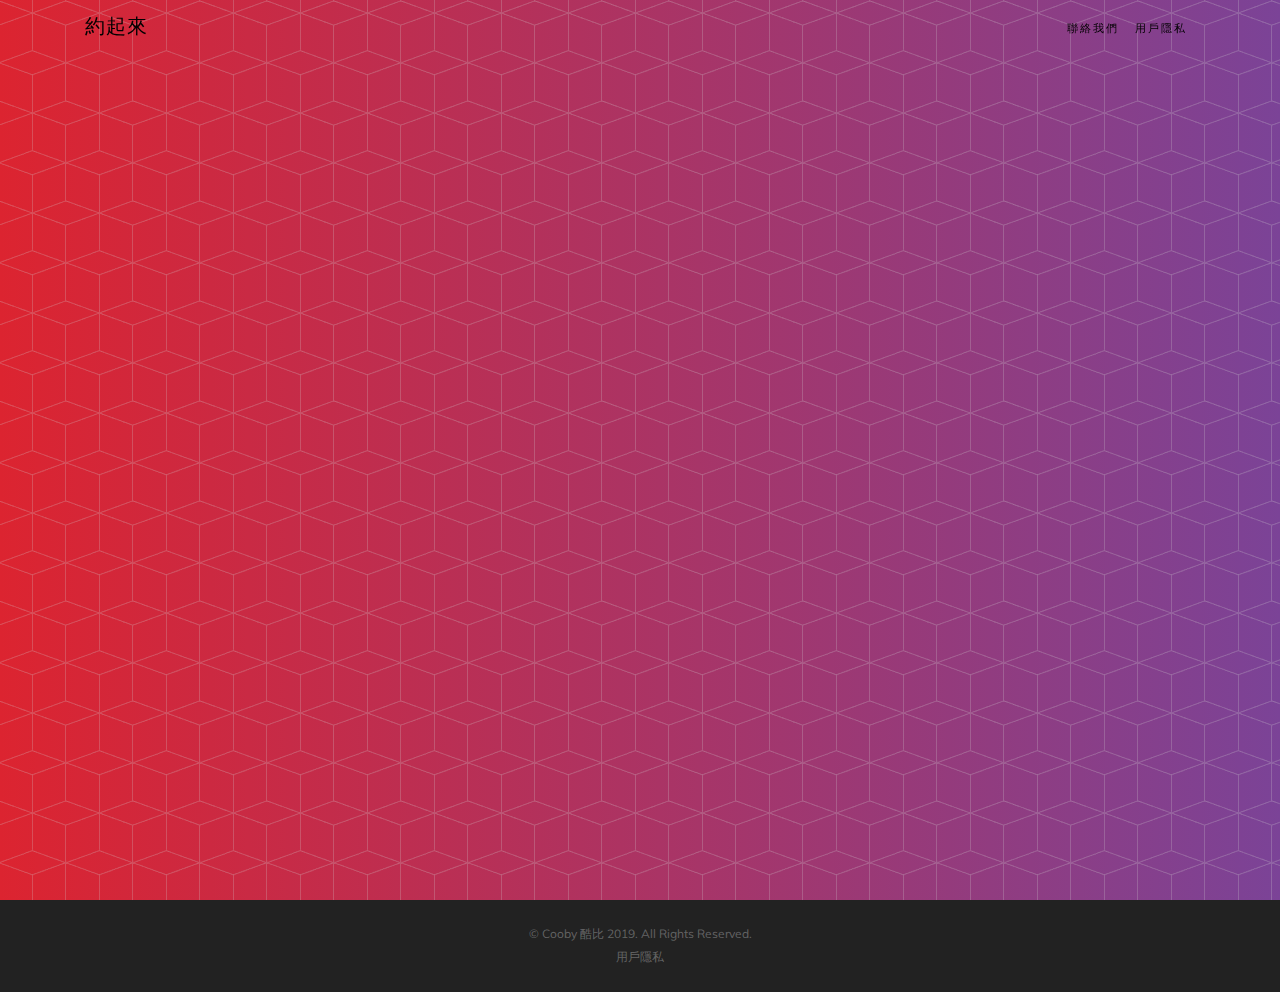
<file: index.html>
<!DOCTYPE html>
<html lang="en">

<head>

  <meta charset="utf-8">
  <meta name="viewport" content="width=device-width, initial-scale=1, shrink-to-fit=no">
  <meta name="description" content="">
  <meta name="author" content="">

  <title>約起來 - 與客戶約會議最佳工具</title>

  <!-- Bootstrap core CSS -->
  <link href="vendor/bootstrap/css/bootstrap.min.css" rel="stylesheet">

  <!-- Custom fonts for this template -->
  <link href="vendor/fontawesome-free/css/all.min.css" rel="stylesheet">
  <link rel="stylesheet" href="vendor/simple-line-icons/css/simple-line-icons.css">
  <link href="https://fonts.googleapis.com/css?family=Lato" rel="stylesheet">
  <link href="https://fonts.googleapis.com/css?family=Catamaran:100,200,300,400,500,600,700,800,900" rel="stylesheet">
  <link href="https://fonts.googleapis.com/css?family=Muli" rel="stylesheet">

  <!-- Plugin CSS -->
  <link rel="stylesheet" href="device-mockups/device-mockups.min.css">

  <!-- Custom styles for this template -->
  <link href="css/new-age.min.css" rel="stylesheet">

</head>

<body id="page-top">

  <!-- Navigation -->
  <nav class="navbar navbar-expand-lg navbar-light fixed-top" id="mainNav">
    <div class="container">
      <a class="navbar-brand js-scroll-trigger" href="#page-top" style="color: black">約起來</a>
      <button class="navbar-toggler navbar-toggler-right" type="button" data-toggle="collapse" data-target="#navbarResponsive" aria-controls="navbarResponsive" aria-expanded="false" aria-label="Toggle navigation">
        目錄
        <i class="fas fa-bars"></i>
      </button>
      <div class="collapse navbar-collapse" id="navbarResponsive">
        <ul class="navbar-nav ml-auto">
          <li class="nav-item">
            <a class="nav-link js-scroll-trigger" href="mailto:wenhshaw@gmail.com" style="color: black;">聯絡我們</a>
          </li>
          <li class="nav-item">
            <a class="nav-link js-scroll-trigger" href="privacy.html" style="color: black;">用戶隱私</a>
          </li>
        </ul>
      </div>
    </div>
  </nav>

  <header class="masthead">
    <html> <head> <meta name="viewport" content="width=device-width, initial-scale=1.0, maximum-scale=1.0, user-scalable=0"> <title>約起來免費測試報名</title> <style type="text/css"> html{ margin: 0; height: 100%; overflow: hidden; } iframe{ position: absolute; left:0; right:0; bottom:0; top:0; border:0; } </style> </head> <body> <iframe id="typeform-full" width="100%" height="100%" frameborder="0" src="https://wenshaw.typeform.com/to/CJPUgx"></iframe> <script type="text/javascript" src="https://embed.typeform.com/embed.js"></script> </body> </html>
    <!-- <div class="container h-100">
      <div class="row h-100">
        <div class="col-lg-10 my-auto">
          <div class="header-content mx-auto">
            <h1 class="mb-10">約起來，一個幫助你與客戶透過Line約時間最佳工具！</h1>
            <a href="mailto:wenhshaw@gmail.com?subject=預先註冊使用約起來" class="btn btn-outline btn-xl js-scroll-trigger">搶先使用</a>
          </div>
        </div>

      </div>
    </div> -->
  </header>

  <footer>
    <div class="container">
      <p>&copy; Cooby 酷比 2019. All Rights Reserved.</p>
      <ul class="list-inline">
        <li class="list-inline-item">
          <a href="privacy.html">用戶隱私</a>
        </li>
      </ul>
    </div>
  </footer>

  <!-- Bootstrap core JavaScript -->
  <script src="vendor/jquery/jquery.min.js"></script>
  <script src="vendor/bootstrap/js/bootstrap.bundle.min.js"></script>

  <!-- Plugin JavaScript -->
  <script src="vendor/jquery-easing/jquery.easing.min.js"></script>

  <!-- Custom scripts for this template -->
  <script src="js/new-age.min.js"></script>

</body>

</html>
</file>
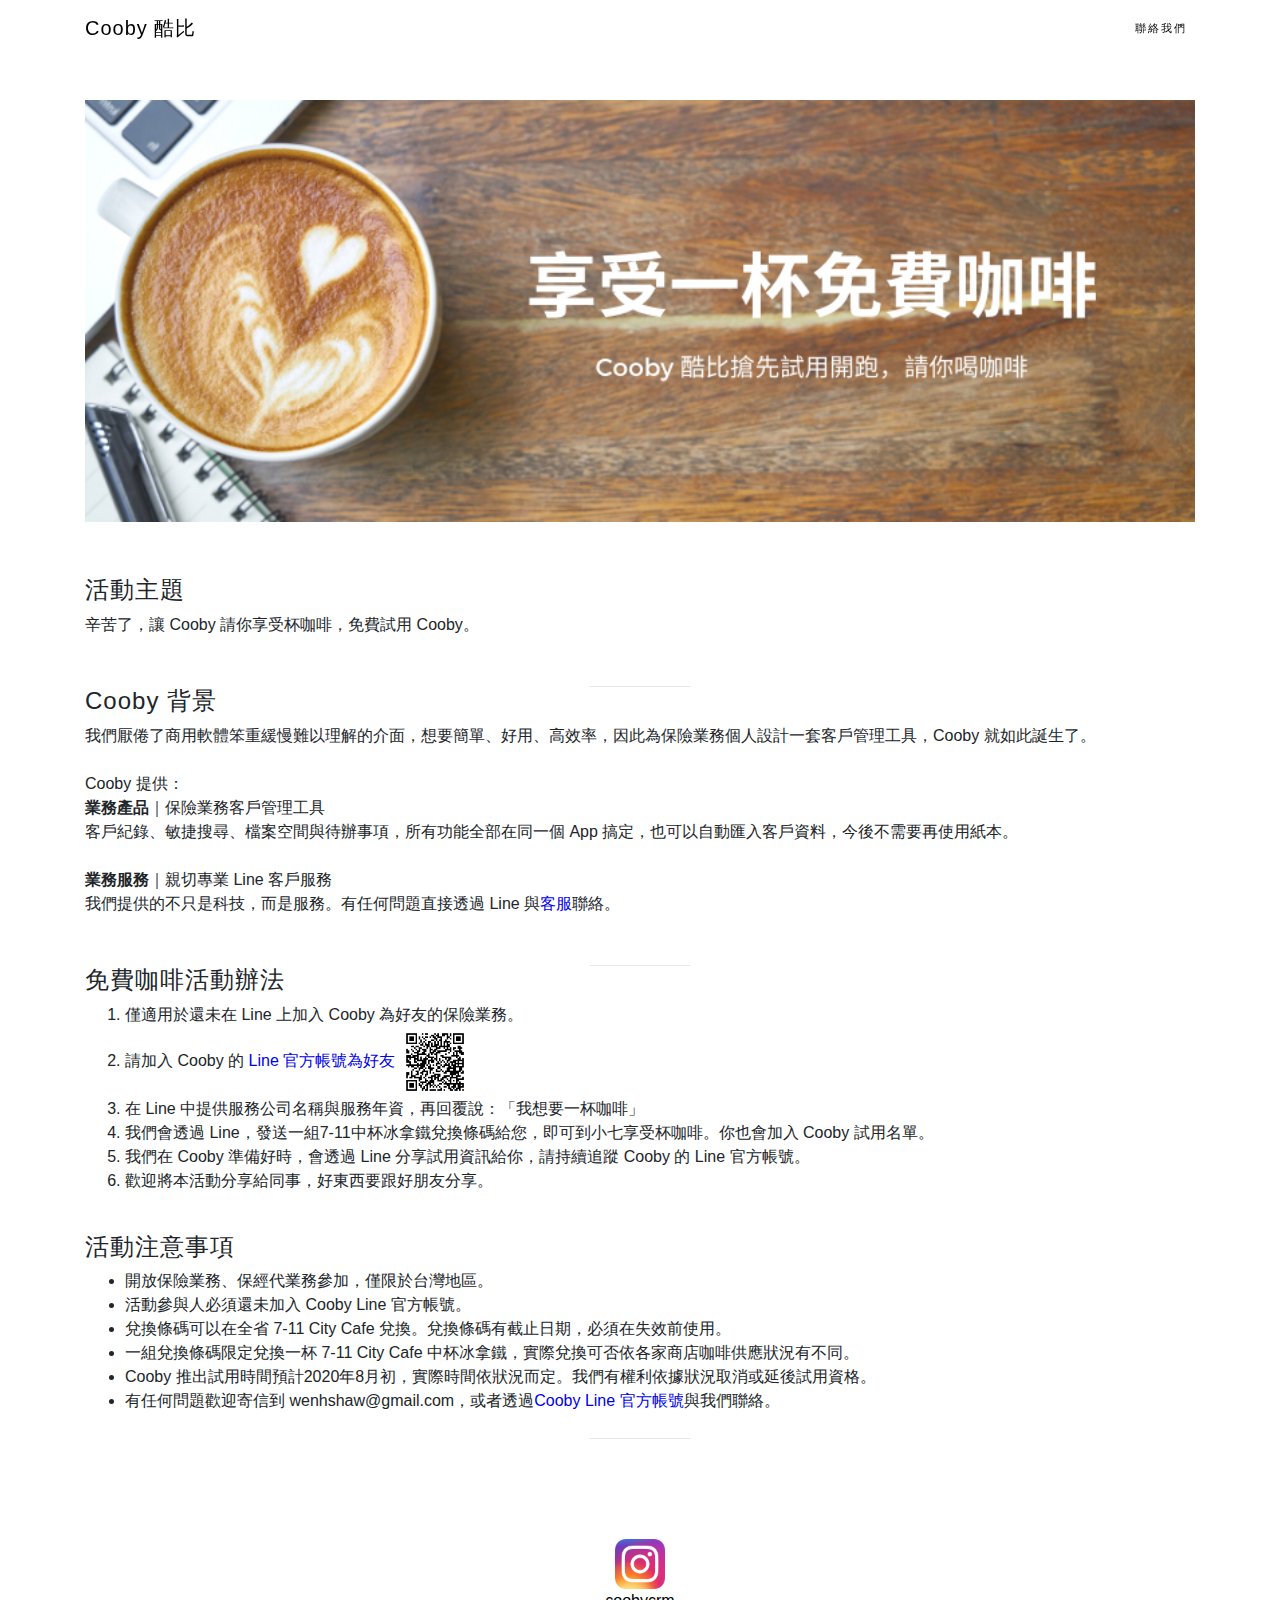
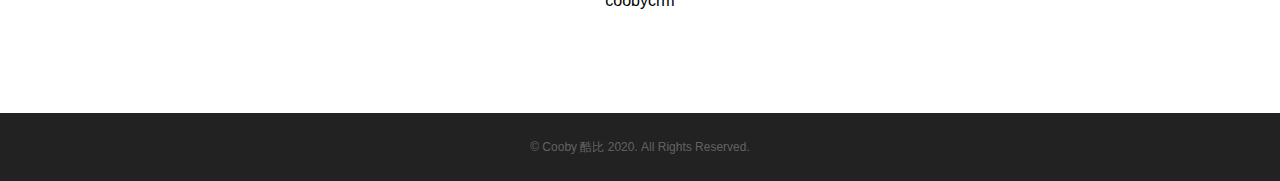
<file: 1coffee.html>
<!DOCTYPE html>
<html lang="en">

<head>

  <meta charset="utf-8">
  <meta name="viewport" content="width=device-width, initial-scale=1, shrink-to-fit=no">
  <meta name="description" content="">
  <meta name="author" content="">

  <title>Cooby 酷比｜保險業務客戶管理工具</title>

  <!-- Bootstrap core CSS -->
  <link href="vendor/bootstrap/css/bootstrap.min.css" rel="stylesheet">

  <!-- Custom fonts for this template -->
  <link href="vendor/fontawesome-free/css/all.min.css" rel="stylesheet">
  <link rel="stylesheet" href="vendor/simple-line-icons/css/simple-line-icons.css">


  <!-- Custom styles for this template -->
  <link href="css/new-age.min.css" rel="stylesheet">

</head>

<body id="page-top">

  <!-- Navigation -->
  <nav class="navbar navbar-expand-lg navbar-light fixed-top" id="mainNav">
    <div class="container">
      <a class="navbar-brand js-scroll-trigger" style="color: black;">Cooby 酷比</a>
      <div class="collapse navbar-collapse" id="navbarResponsive">
        <ul class="navbar-nav ml-auto">
          <li class="nav-item">
            <a class="nav-link js-scroll-trigger" style="color: black" href="mailto:wenhshaw@gmail.com">聯絡我們</a>
          </li>
        </ul>
      </div>
    </div>
  </nav>

  <section class="features" id="features">
    <div class="container">
      <div class='text-center'><img src='img/coffee_banner_3.png' style='width:100%'></div>
      <div class="section-heading" style="text-align: left">

<p>
<br>
<br>
<h4>活動主題</h4>
辛苦了，讓 Cooby 請你享受杯咖啡，免費試用 Cooby。
</p>
<br>
<hr>
<p>
<h4>Cooby 背景</h4>
我們厭倦了商用軟體笨重緩慢難以理解的介面，想要簡單、好用、高效率，因此為保險業務個人設計一套客戶管理工具，Cooby 就如此誕生了。<br>
<br>
Cooby 提供：<br>
<b>業務產品</b>｜保險業務客戶管理工具<br>
客戶紀錄、敏捷搜尋、檔案空間與待辦事項，所有功能全部在同一個 App 搞定，也可以自動匯入客戶資料，今後不需要再使用紙本。<br>
<br>
<b>業務服務</b>｜親切專業 Line 客戶服務<br>

我們提供的不只是科技，而是服務。有任何問題直接透過 Line 與<a href='https://lin.ee/4WscYE4Cq' style='color:#0000EE'>客服</a>聯絡。<br>
</p>
<br>
<hr>
<p>
<h4>免費咖啡活動辦法</h4>
</p>
<ol>
<li>僅適用於還未在 Line 上加入 Cooby 為好友的保險業務。</li>
<li>請加入 Cooby 的 <a href='https://lin.ee/4WscYE4Cq' style='color:#0000EE'>Line 官方帳號為好友</a>
  <img src='img/add_line_friend.png' style='width:70px;'>
</li>
<li>在 Line 中提供服務公司名稱與服務年資，再回覆說：「我想要一杯咖啡」</li>
<li>我們會透過 Line，發送一組7-11中杯冰拿鐵兌換條碼給您，即可到小七享受杯咖啡。你也會加入 Cooby 試用名單。</li>
<li>我們在 Cooby 準備好時，會透過 Line 分享試用資訊給你，請持續追蹤 Cooby 的 Line 官方帳號。</li>
<li>歡迎將本活動分享給同事，好東西要跟好朋友分享。</li>
</ol>
<br>
<p>
<h4>活動注意事項</h4>
</p>
<ul>
<li>開放保險業務、保經代業務參加，僅限於台灣地區。</li>
<li>活動參與人必須還未加入 Cooby Line 官方帳號。</li>
<li>兌換條碼可以在全省 7-11 City Cafe 兌換。兌換條碼有截止日期，必須在失效前使用。</li>
<li>一組兌換條碼限定兌換一杯 7-11 City Cafe 中杯冰拿鐵，實際兌換可否依各家商店咖啡供應狀況有不同。</li>
<li>Cooby 推出試用時間預計2020年8月初，實際時間依狀況而定。我們有權利依據狀況取消或延後試用資格。</li>
<li>有任何問題歡迎寄信到 wenhshaw@gmail.com，或者透過<a href='https://lin.ee/4WscYE4Cq'  style='color:#0000EE'>Cooby Line 官方帳號</a>與我們聯絡。</li>
</ul>
<hr>
</div>
<div class='text-center'><a href='https://www.instagram.com/coobycrm/'><img src='img/ig_logo.png' style='width:50px'></a><br><span style='color: black;'>
coobycrm</span></div>
</div>
</section>

  <footer>
    <div class="container">
      <p>&copy; Cooby 酷比 2020. All Rights Reserved.</p>

    </div>
  </footer>

</body>

</html>
</file>
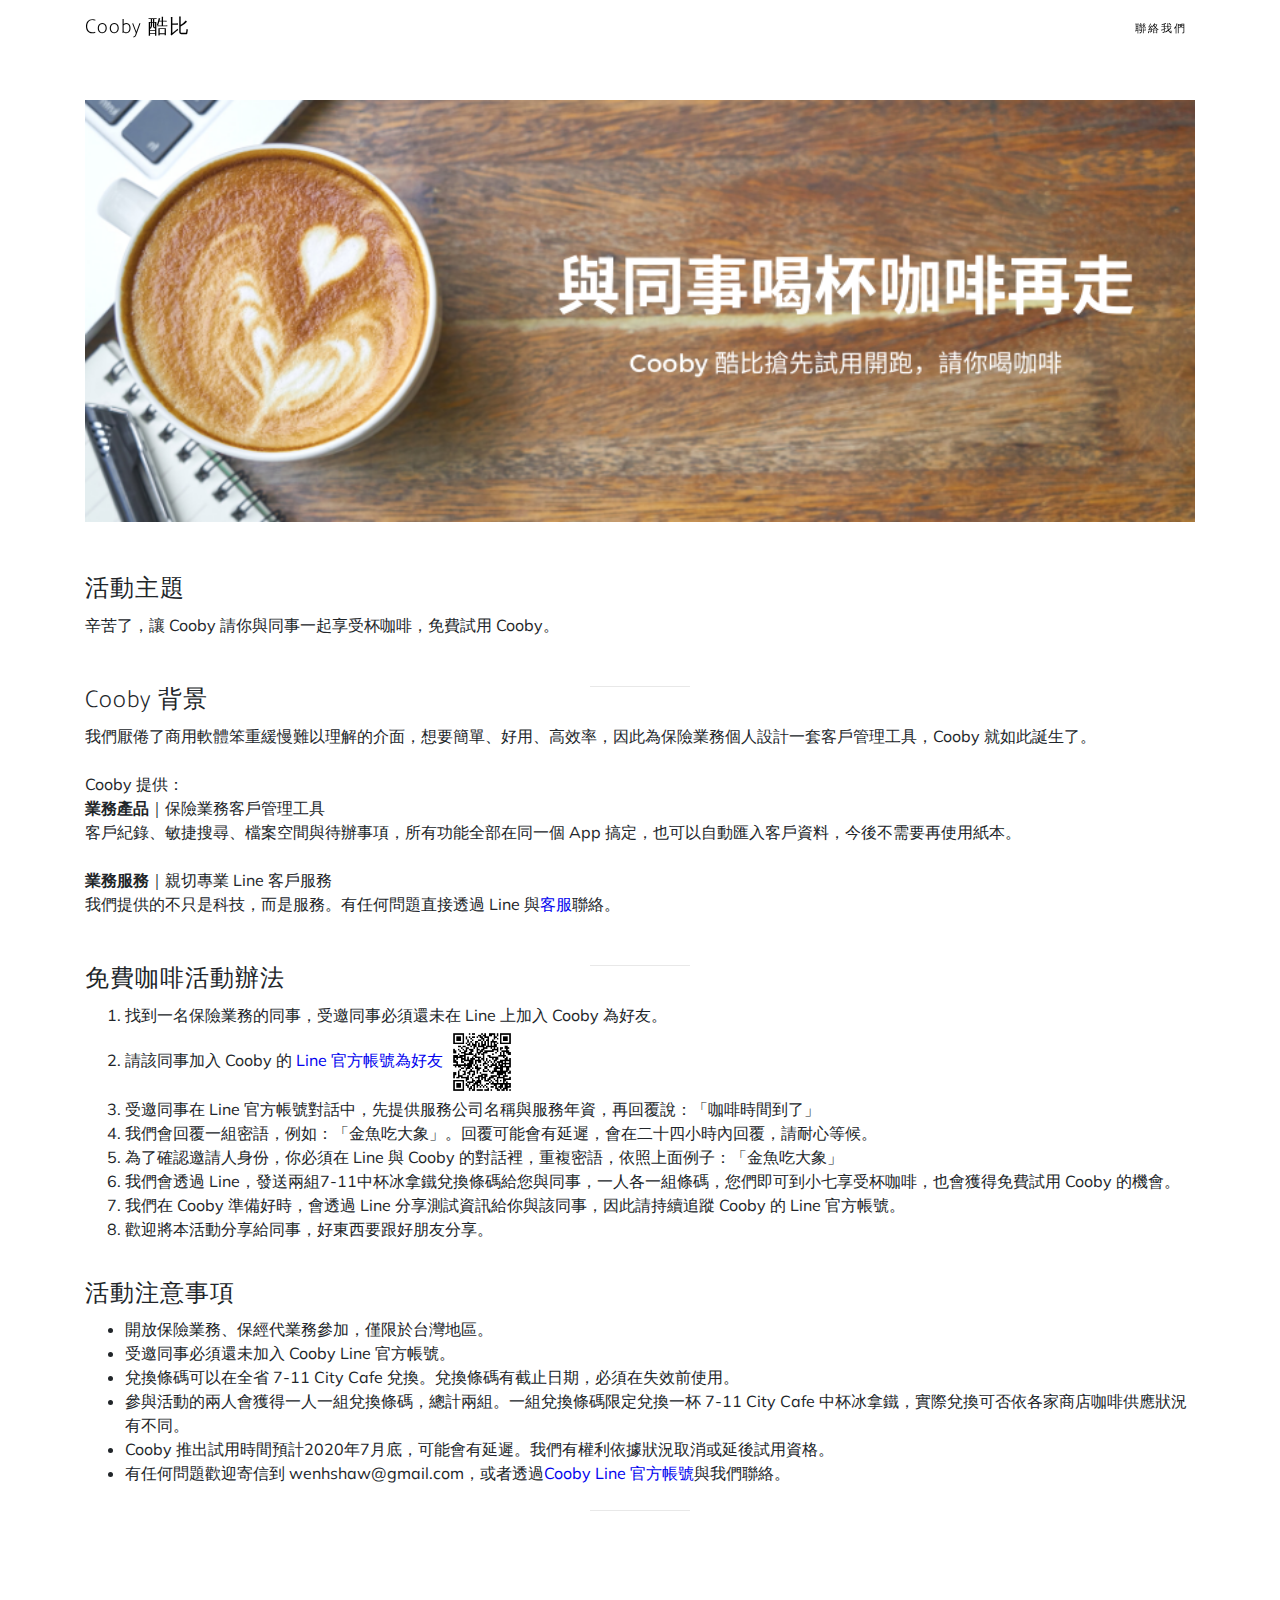
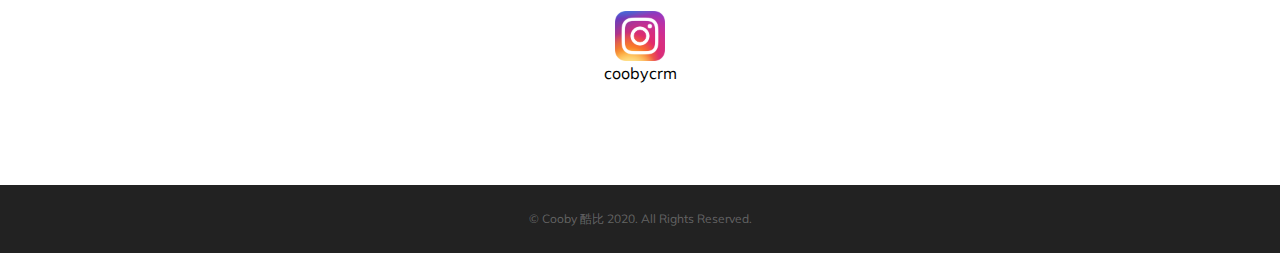
<file: coffee.html>
<!DOCTYPE html>
<html lang="en">

<head>

  <meta charset="utf-8">
  <meta name="viewport" content="width=device-width, initial-scale=1, shrink-to-fit=no">
  <meta name="description" content="">
  <meta name="author" content="">

  <title>Cooby 酷比｜保險業務客戶管理工具</title>

  <!-- Bootstrap core CSS -->
  <link href="vendor/bootstrap/css/bootstrap.min.css" rel="stylesheet">

  <!-- Custom fonts for this template -->
  <link href="vendor/fontawesome-free/css/all.min.css" rel="stylesheet">
  <link rel="stylesheet" href="vendor/simple-line-icons/css/simple-line-icons.css">
  <link href="https://fonts.googleapis.com/css?family=Lato" rel="stylesheet">
  <link href="https://fonts.googleapis.com/css?family=Catamaran:100,200,300,400,500,600,700,800,900" rel="stylesheet">
  <link href="https://fonts.googleapis.com/css?family=Muli" rel="stylesheet">

  <!-- Custom styles for this template -->
  <link href="css/new-age.min.css" rel="stylesheet">

</head>

<body id="page-top">

  <!-- Navigation -->
  <nav class="navbar navbar-expand-lg navbar-light fixed-top" id="mainNav">
    <div class="container">
      <a class="navbar-brand js-scroll-trigger" style="color: black;">Cooby 酷比</a>
      <div class="collapse navbar-collapse" id="navbarResponsive">
        <ul class="navbar-nav ml-auto">
          <li class="nav-item">
            <a class="nav-link js-scroll-trigger" style="color: black" href="mailto:wenhshaw@gmail.com">聯絡我們</a>
          </li>
        </ul>
      </div>
    </div>
  </nav>

  <section class="features" id="features">
    <div class="container">
      <div class='text-center'><img src='img/coffee_banner_2.png' style='width:100%'></div>
      <div class="section-heading" style="text-align: left">

<p>
<br>
<br>
<h4>活動主題</h4>
辛苦了，讓 Cooby 請你與同事一起享受杯咖啡，免費試用 Cooby。
</p>
<br>
<hr>
<p>
<h4>Cooby 背景</h4>
我們厭倦了商用軟體笨重緩慢難以理解的介面，想要簡單、好用、高效率，因此為保險業務個人設計一套客戶管理工具，Cooby 就如此誕生了。<br>
<br>
Cooby 提供：<br>
<b>業務產品</b>｜保險業務客戶管理工具<br>
客戶紀錄、敏捷搜尋、檔案空間與待辦事項，所有功能全部在同一個 App 搞定，也可以自動匯入客戶資料，今後不需要再使用紙本。<br>
<br>
<b>業務服務</b>｜親切專業 Line 客戶服務<br>

我們提供的不只是科技，而是服務。有任何問題直接透過 Line 與<a href='https://lin.ee/4WscYE4Cq' style='color:#0000EE'>客服</a>聯絡。<br>
</p>
<br>
<hr>
<p>
<h4>免費咖啡活動辦法</h4>
</p>
<ol>
<li>找到一名保險業務的同事，受邀同事必須還未在 Line 上加入 Cooby 為好友。</li>
<li>請該同事加入 Cooby 的 <a href='https://lin.ee/4WscYE4Cq' style='color:#0000EE'>Line 官方帳號為好友</a> <img src='img/add_line_friend.png' style='width:70px;'> </li>
<li>受邀同事在 Line 官方帳號對話中，先提供服務公司名稱與服務年資，再回覆說：「咖啡時間到了」</li>
<li>我們會回覆一組密語，例如：「金魚吃大象」。回覆可能會有延遲，會在二十四小時內回覆，請耐心等候。</li>
<li>為了確認邀請人身份，你必須在 Line 與 Cooby 的對話裡，重複密語，依照上面例子：「金魚吃大象」</li>
<li>我們會透過 Line，發送兩組7-11中杯冰拿鐵兌換條碼給您與同事，一人各一組條碼，您們即可到小七享受杯咖啡，也會獲得免費試用 Cooby 的機會。</li>
<li>我們在 Cooby 準備好時，會透過 Line 分享測試資訊給你與該同事，因此請持續追蹤 Cooby 的 Line 官方帳號。</li>
<li>歡迎將本活動分享給同事，好東西要跟好朋友分享。</li>
</ol>
<br>
<p>
<h4>活動注意事項</h4>
</p>
<ul>
<li>開放保險業務、保經代業務參加，僅限於台灣地區。</li>
<li>受邀同事必須還未加入 Cooby Line 官方帳號。</li>
<li>兌換條碼可以在全省 7-11 City Cafe 兌換。兌換條碼有截止日期，必須在失效前使用。</li>
<li>參與活動的兩人會獲得一人一組兌換條碼，總計兩組。一組兌換條碼限定兌換一杯 7-11 City Cafe 中杯冰拿鐵，實際兌換可否依各家商店咖啡供應狀況有不同。</li>
<li>Cooby 推出試用時間預計2020年7月底，可能會有延遲。我們有權利依據狀況取消或延後試用資格。</li>
<li>有任何問題歡迎寄信到 wenhshaw@gmail.com，或者透過<a href='https://lin.ee/4WscYE4Cq'  style='color:#0000EE'>Cooby Line 官方帳號</a>與我們聯絡。</li>
</ul>
<hr>
</div>
<div class='text-center'><a href='https://www.instagram.com/coobycrm/'><img src='img/ig_logo.png' style='width:50px'></a><br><span style='color: black;'>
coobycrm</span></div>
</div>
</section>

  <footer>
    <div class="container">
      <p>&copy; Cooby 酷比 2020. All Rights Reserved.</p>

    </div>
  </footer>

</body>

</html>
</file>
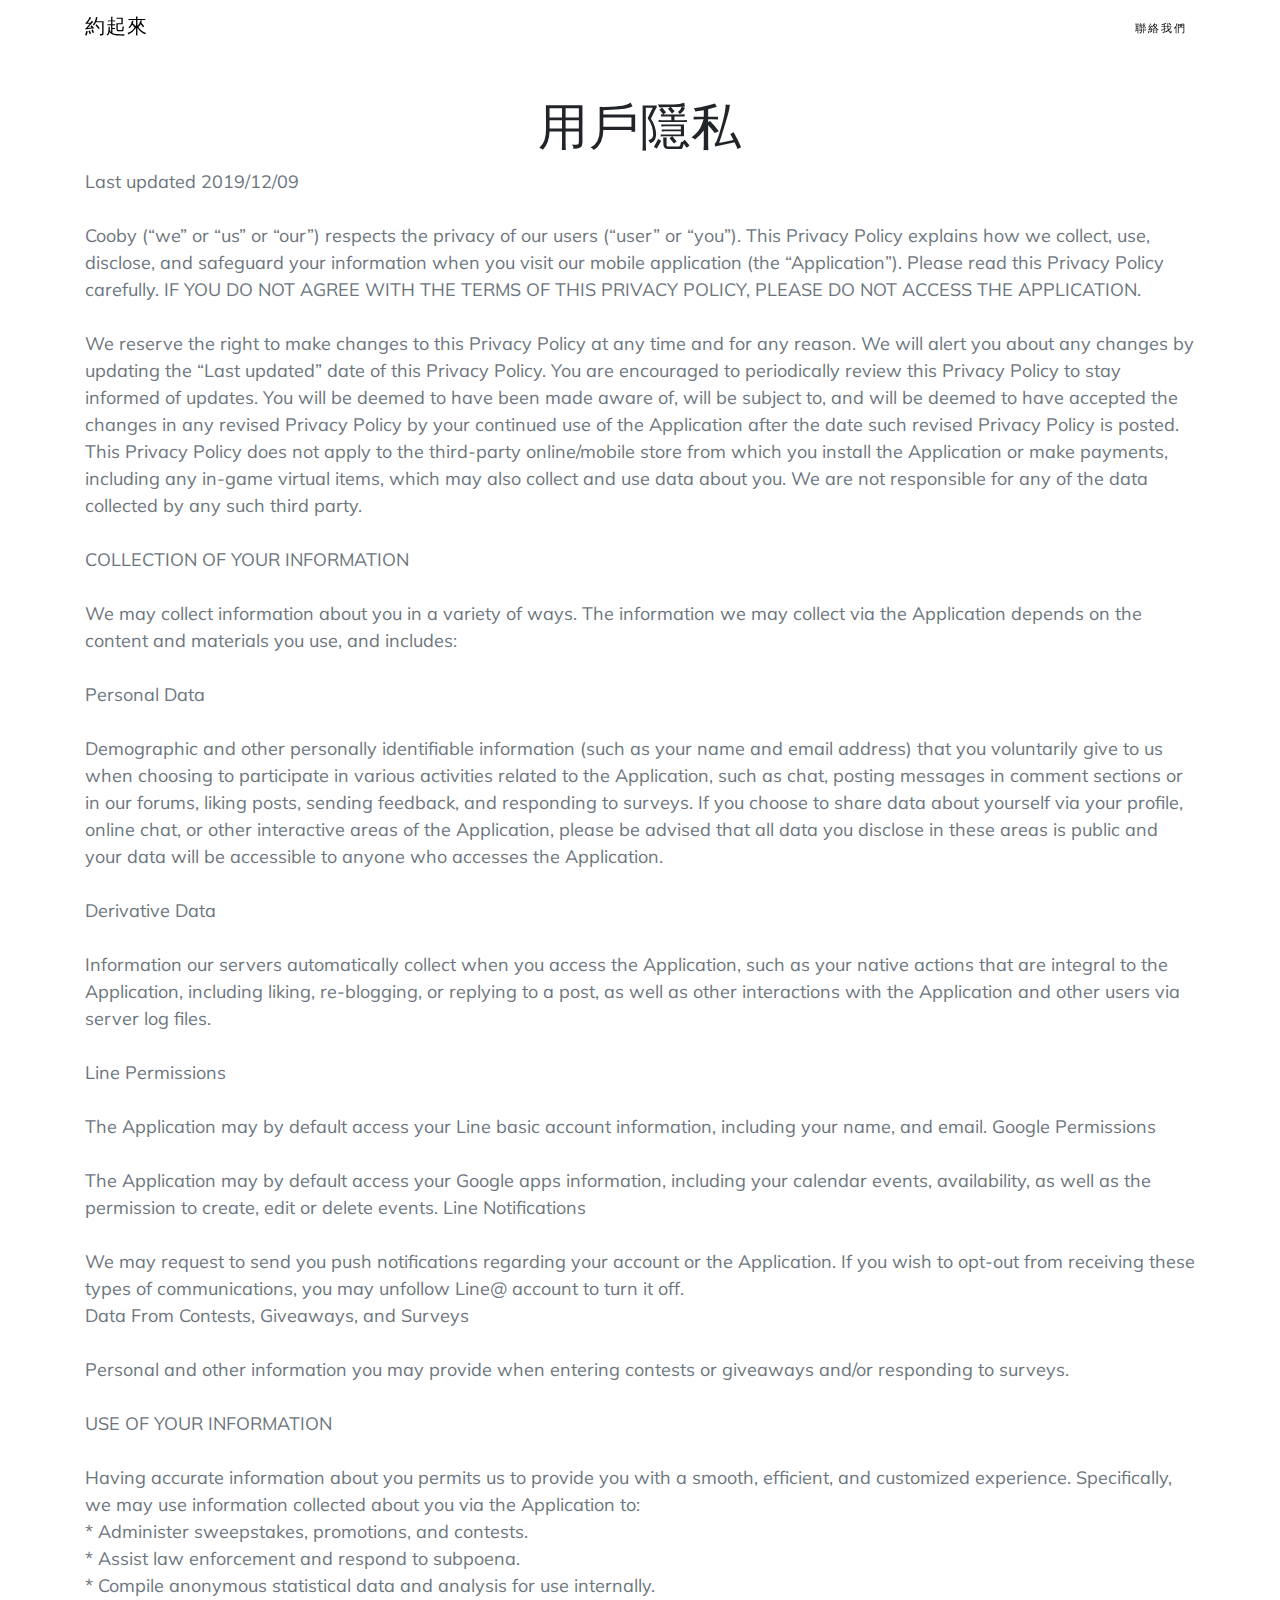
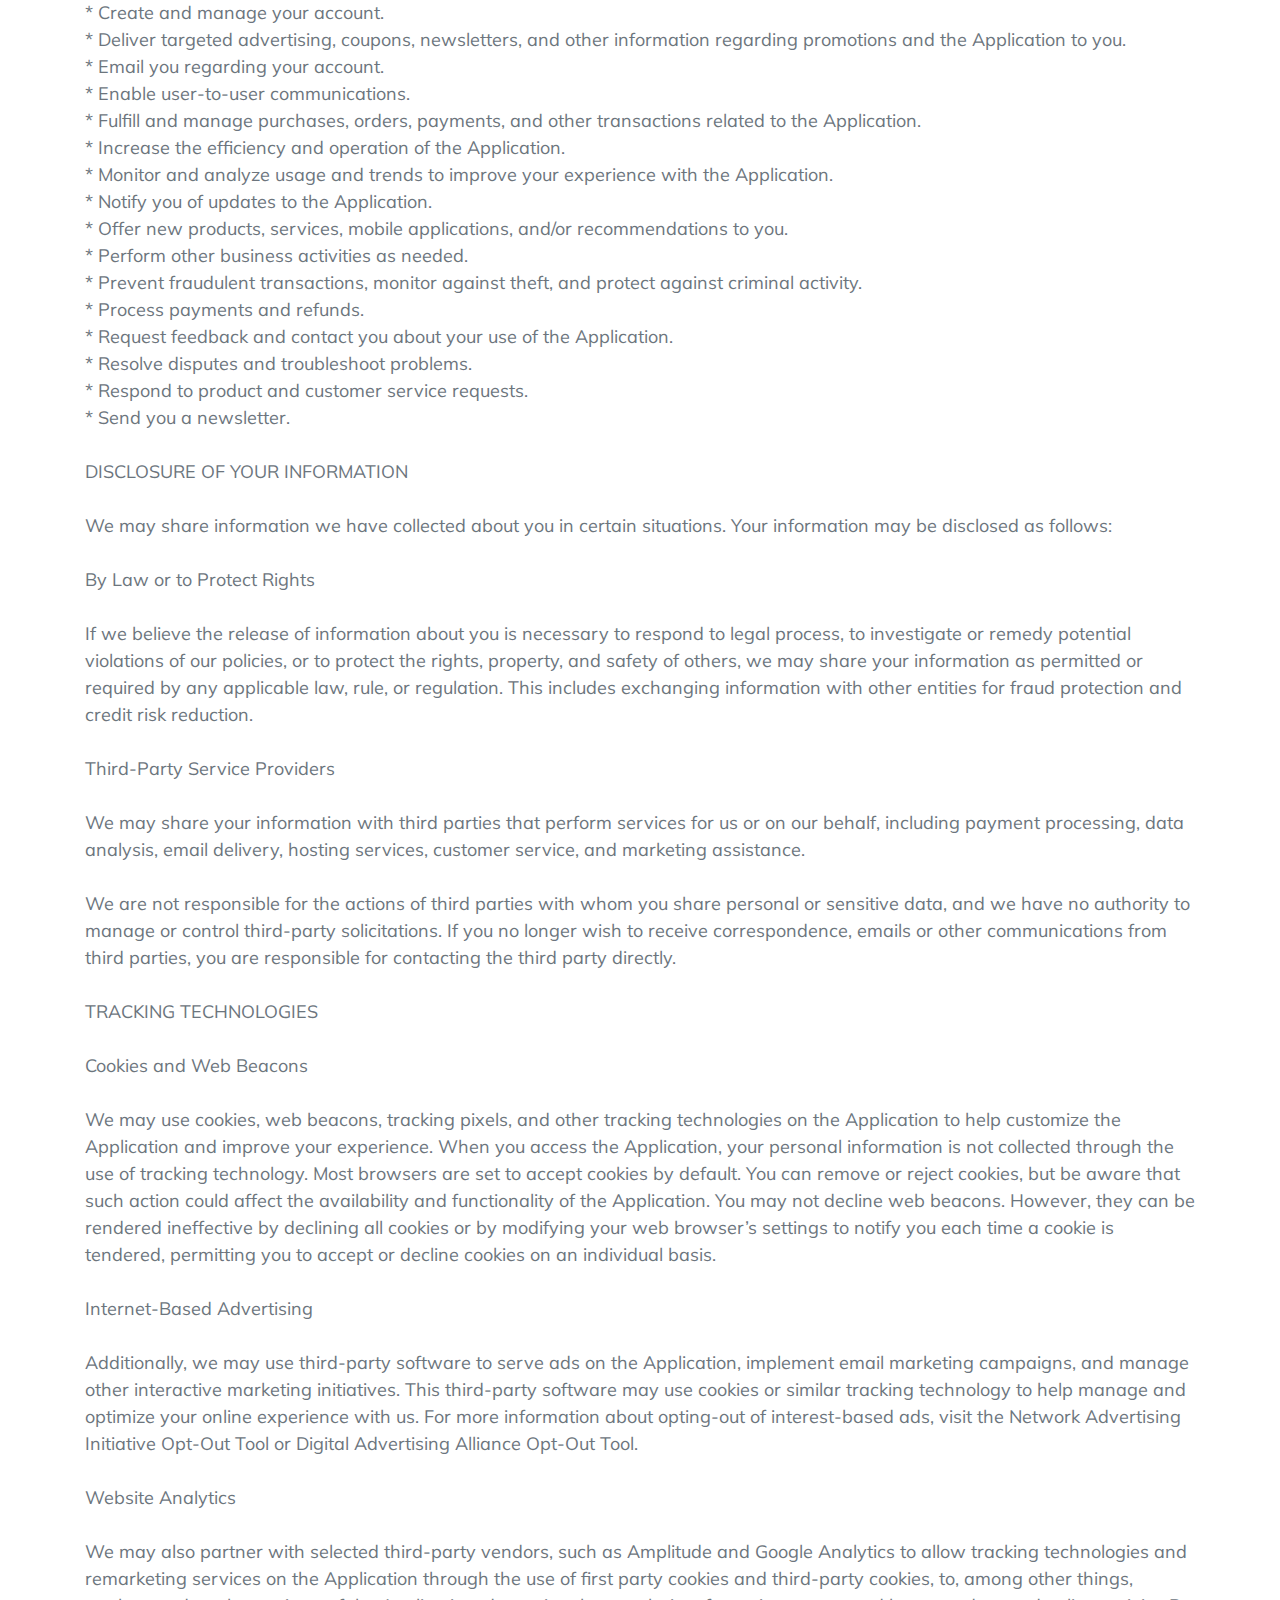
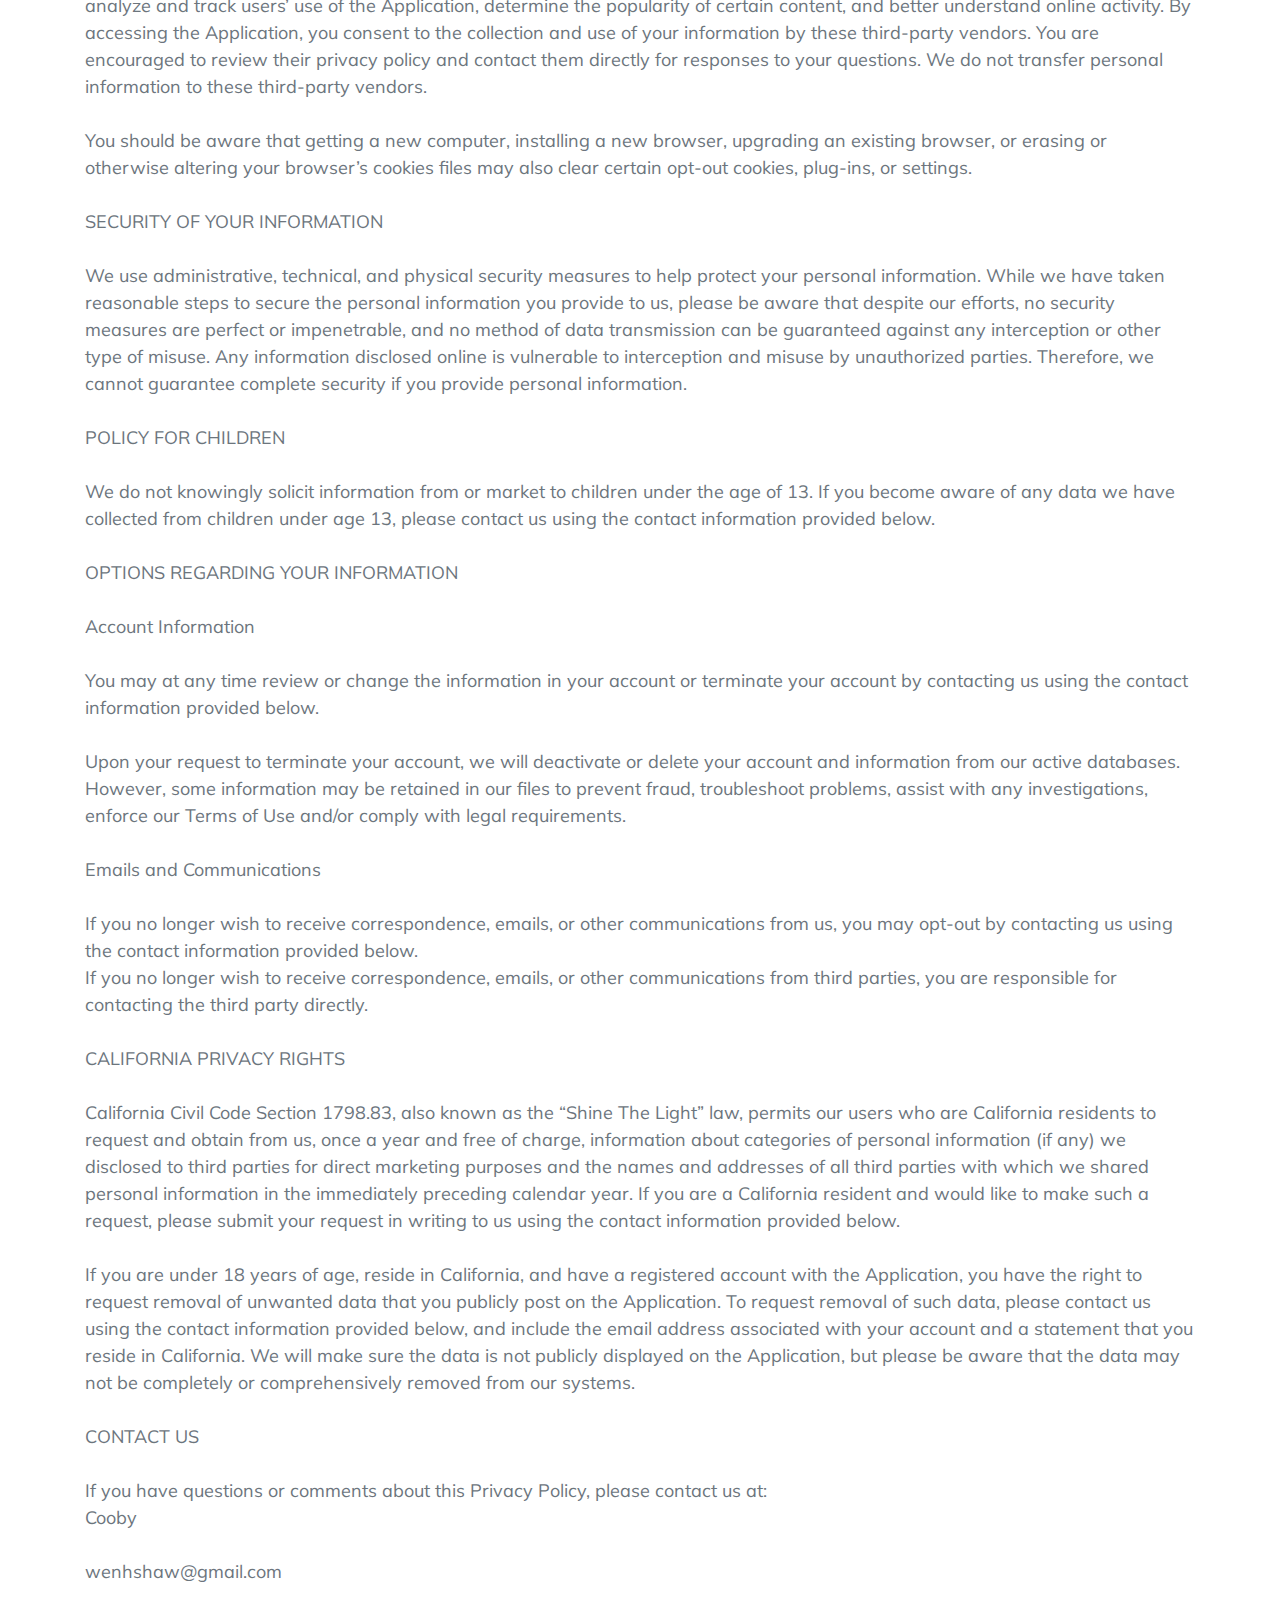
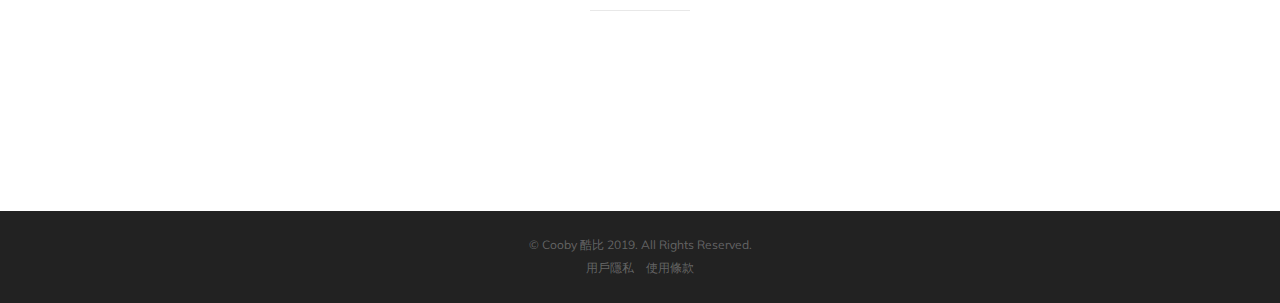
<file: privacy.html>
<!DOCTYPE html>
<html lang="en">

<head>

  <meta charset="utf-8">
  <meta name="viewport" content="width=device-width, initial-scale=1, shrink-to-fit=no">
  <meta name="description" content="">
  <meta name="author" content="">

  <title>約起來 - 與客戶約會議最佳工具</title>

  <!-- Bootstrap core CSS -->
  <link href="vendor/bootstrap/css/bootstrap.min.css" rel="stylesheet">

  <!-- Custom fonts for this template -->
  <link href="vendor/fontawesome-free/css/all.min.css" rel="stylesheet">
  <link rel="stylesheet" href="vendor/simple-line-icons/css/simple-line-icons.css">
  <link href="https://fonts.googleapis.com/css?family=Lato" rel="stylesheet">
  <link href="https://fonts.googleapis.com/css?family=Catamaran:100,200,300,400,500,600,700,800,900" rel="stylesheet">
  <link href="https://fonts.googleapis.com/css?family=Muli" rel="stylesheet">

  <!-- Plugin CSS -->
  <link rel="stylesheet" href="device-mockups/device-mockups.min.css">

  <!-- Custom styles for this template -->
  <link href="css/new-age.min.css" rel="stylesheet">

</head>

<body id="page-top">

  <!-- Navigation -->
  <nav class="navbar navbar-expand-lg navbar-light fixed-top" id="mainNav">
    <div class="container">
      <a class="navbar-brand js-scroll-trigger" style="color: black;" href="index.html">約起來</a>
      <button class="navbar-toggler navbar-toggler-right" type="button" data-toggle="collapse" data-target="#navbarResponsive" aria-controls="navbarResponsive" aria-expanded="false" aria-label="Toggle navigation">
        目錄
        <i class="fas fa-bars"></i>
      </button>
      <div class="collapse navbar-collapse" id="navbarResponsive">
        <ul class="navbar-nav ml-auto">
          <li class="nav-item">
            <a class="nav-link js-scroll-trigger" style="color: black" href="mailto:wenhshaw@gmail.com">聯絡我們</a>
          </li>
        </ul>
      </div>
    </div>
  </nav>

  <section class="features" id="features">
    <div class="container">
      <div class="section-heading text-center">
        <h2>用戶隱私</h2>
        <p class="text-muted" style="text-align: left">
          Last updated 2019/12/09<br><br>

Cooby (“we” or “us” or “our”) respects the privacy of our users (“user” or “you”). This Privacy Policy explains how we collect, use, disclose, and safeguard your information when you visit our mobile application (the “Application”).   Please read this Privacy Policy carefully.  IF YOU DO NOT AGREE WITH THE TERMS OF THIS PRIVACY POLICY, PLEASE DO NOT ACCESS THE APPLICATION.<br>
<br>
We reserve the right to make changes to this Privacy Policy at any time and for any reason.  We will alert you about any changes by updating the “Last updated” date of this Privacy Policy.  You are encouraged to periodically review this Privacy Policy to stay informed of updates. You will be deemed to have been made aware of, will be subject to, and will be deemed to have accepted the changes in any revised Privacy Policy by your continued use of the Application after the date such revised Privacy Policy is posted.<br>

This Privacy Policy does not apply to the third-party online/mobile store from which you install the Application or make payments, including any in-game virtual items, which may also collect and use data about you.  We are not responsible for any of the data collected by any such third party.<br>
<br>
COLLECTION OF YOUR INFORMATION<br>
<br>
We may collect information about you in a variety of ways.  The information we may collect via the Application depends on the content and materials you use, and includes:<br>
<br>
Personal Data<br>
<br>
Demographic and other personally identifiable information (such as your name and email address) that you voluntarily give to us when choosing to participate in various activities related to the Application, such as chat, posting messages in comment sections or in our forums, liking posts, sending feedback, and responding to surveys.  If you choose to share data about yourself via your profile, online chat, or other interactive areas of the Application, please be advised that all data you disclose in these areas is public and your data will be accessible to anyone who accesses the Application.<br>
<br>
Derivative Data<br>
<br>
Information our servers automatically collect when you access the Application, such as your native actions that are integral to the Application, including liking, re-blogging, or replying to a post, as well as other interactions with the Application and other users via server log files.<br>
<br>
Line Permissions<br>
<br>
The Application may by default access your Line basic account information, including your name, and email.

Google Permissions<br>
<br>
The Application may by default access your Google apps information, including your calendar events, availability, as well as the permission to create, edit or delete events.

Line Notifications<br>
<br>
We may request to send you push notifications regarding your account or the Application. If you wish to opt-out from receiving these types of communications, you may unfollow Line@ account to turn it off.<br>

Data From Contests, Giveaways, and Surveys<br>
<br>
Personal and other information you may provide when entering contests or giveaways and/or responding to surveys.<br>
<br>
USE OF YOUR INFORMATION<br>
<br>
Having accurate information about you permits us to provide you with a smooth, efficient, and customized experience.  Specifically, we may use information collected about you via the Application to: <br>

* Administer sweepstakes, promotions, and contests.<br>
* Assist law enforcement and respond to subpoena.<br>
* Compile anonymous statistical data and analysis for use internally.<br>
* Create and manage your account.<br>
* Deliver targeted advertising, coupons, newsletters, and other information regarding promotions and the Application to you.<br>
* Email you regarding your account.<br>
* Enable user-to-user communications.<br>
* Fulfill and manage purchases, orders, payments, and other transactions related to the Application.<br>
* Increase the efficiency and operation of the Application.<br>
* Monitor and analyze usage and trends to improve your experience with the Application.<br>
* Notify you of updates to the Application.<br>
* Offer new products, services, mobile applications, and/or recommendations to you.<br>
* Perform other business activities as needed.<br>
* Prevent fraudulent transactions, monitor against theft, and protect against criminal activity.<br>
* Process payments and refunds.<br>
* Request feedback and contact you about your use of the Application.<br>
* Resolve disputes and troubleshoot problems.<br>
* Respond to product and customer service requests.<br>
* Send you a newsletter.<br>
<br>
DISCLOSURE OF YOUR INFORMATION<br>
<br>
We may share information we have collected about you in certain situations. Your information may be disclosed as follows:<br>
<br>
By Law or to Protect Rights<br>
<br>
If we believe the release of information about you is necessary to respond to legal process, to investigate or remedy potential violations of our policies, or to protect the rights, property, and safety of others, we may share your information as permitted or required by any applicable law, rule, or regulation.  This includes exchanging information with other entities for fraud protection and credit risk reduction.<br>
<br>
Third-Party Service Providers<br>
<br>
We may share your information with third parties that perform services for us or on our behalf, including payment processing, data analysis, email delivery, hosting services, customer service, and marketing assistance.<br>
<br>
We are not responsible for the actions of third parties with whom you share personal or sensitive data, and we have no authority to manage or control third-party solicitations.  If you no longer wish to receive correspondence, emails or other communications from third parties, you are responsible for contacting the third party directly.<br>
<br>
TRACKING TECHNOLOGIES<br>
<br>
Cookies and Web Beacons<br>
<br>
We may use cookies, web beacons, tracking pixels, and other tracking technologies on the Application to help customize the Application and improve your experience. When you access the Application, your personal information is not collected through the use of tracking technology. Most browsers are set to accept cookies by default. You can remove or reject cookies, but be aware that such action could affect the availability and functionality of the Application. You may not decline web beacons. However, they can be rendered ineffective by declining all cookies or by modifying your web browser’s settings to notify you each time a cookie is tendered, permitting you to accept or decline cookies on an individual basis.<br>
<br>
Internet-Based Advertising<br>
<br>
Additionally, we may use third-party software to serve ads on the Application, implement email marketing campaigns, and manage other interactive marketing initiatives.  This third-party software may use cookies or similar tracking technology to help manage and optimize your online experience with us.  For more information about opting-out of interest-based ads, visit the Network Advertising Initiative Opt-Out Tool or Digital Advertising Alliance Opt-Out Tool.<br>
<br>
Website Analytics<br>
<br>
We may also partner with selected third-party vendors, such as Amplitude and Google Analytics to allow tracking technologies and remarketing services on the Application through the use of first party cookies and third-party cookies, to, among other things, analyze and track users’ use of the Application, determine the popularity of certain content, and better understand online activity. By accessing the Application, you consent to the collection and use of your information by these third-party vendors. You are encouraged to review their privacy policy and contact them directly for responses to your questions. We do not transfer personal information to these third-party vendors.<br>
<br>
You should be aware that getting a new computer, installing a new browser, upgrading an existing browser, or erasing or otherwise altering your browser’s cookies files may also clear certain opt-out cookies, plug-ins, or settings.<br>
<br>
SECURITY OF YOUR INFORMATION<br>
<br>
We use administrative, technical, and physical security measures to help protect your personal information.  While we have taken reasonable steps to secure the personal information you provide to us, please be aware that despite our efforts, no security measures are perfect or impenetrable, and no method of data transmission can be guaranteed against any interception or other type of misuse.  Any information disclosed online is vulnerable to interception and misuse by unauthorized parties.  Therefore, we cannot guarantee complete security if you provide personal information.<br>
<br>
POLICY FOR CHILDREN<br>
<br>
We do not knowingly solicit information from or market to children under the age of 13. If you become aware of any data we have collected from children under age 13, please contact us using the contact information provided below.<br>
<br>

OPTIONS REGARDING YOUR INFORMATION<br>
<br>
Account Information<br>
<br>
You may at any time review or change the information in your account or terminate your account by contacting us using the contact information provided below.<br>
<br>
Upon your request to terminate your account, we will deactivate or delete your account and information from our active databases. However, some information may be retained in our files to prevent fraud, troubleshoot problems, assist with any investigations, enforce our Terms of Use and/or comply with legal requirements.<br>
<br>
Emails and Communications<br>
<br>
If you no longer wish to receive correspondence, emails, or other communications from us, you may opt-out by contacting us using the contact information provided below. <br>
If you no longer wish to receive correspondence, emails, or other communications from third parties, you are responsible for contacting the third party directly.<br>
<br>
CALIFORNIA PRIVACY RIGHTS<br>
<br>
California Civil Code Section 1798.83, also known as the “Shine The Light” law, permits our users who are California residents to request and obtain from us, once a year and free of charge, information about categories of personal information (if any) we disclosed to third parties for direct marketing purposes and the names and addresses of all third parties with which we shared personal information in the immediately preceding calendar year. If you are a California resident and would like to make such a request, please submit your request in writing to us using the contact information provided below.<br>
<br>
If you are under 18 years of age, reside in California, and have a registered account with the Application, you have the right to request removal of unwanted data that you publicly post on the Application. To request removal of such data, please contact us using the contact information provided below, and include the email address associated with your account and a statement that you reside in California.  We will make sure the data is not publicly displayed on the Application, but please be aware that the data may not be completely or comprehensively removed from our systems.<br>
<br>
CONTACT US<br>
<br>
If you have questions or comments about this Privacy Policy, please contact us at:<br>

Cooby<br>
<br>
wenhshaw@gmail.com<br>
        </p>
        <hr>
      </div>

    </div>
  </section>

  <footer>
    <div class="container">
      <p>&copy; Cooby 酷比 2019. All Rights Reserved.</p>
      <ul class="list-inline">
        <li class="list-inline-item">
          <a href="privacy.html">用戶隱私</a>
        </li>
        <li class="list-inline-item">
          <a href="#">使用條款</a>
        </li>
      </ul>
    </div>
  </footer>

  <!-- Bootstrap core JavaScript -->
  <script src="vendor/jquery/jquery.min.js"></script>
  <script src="vendor/bootstrap/js/bootstrap.bundle.min.js"></script>

  <!-- Plugin JavaScript -->
  <script src="vendor/jquery-easing/jquery.easing.min.js"></script>

  <!-- Custom scripts for this template -->
  <script src="js/new-age.min.js"></script>

</body>

</html>
</file>
<file: vendor/simple-line-icons/css/simple-line-icons.css>
@font-face {
  font-family: 'simple-line-icons';
  src: url('../fonts/Simple-Line-Icons.eot?v=2.4.0');
  src: url('../fonts/Simple-Line-Icons.eot?v=2.4.0#iefix') format('embedded-opentype'), url('../fonts/Simple-Line-Icons.woff2?v=2.4.0') format('woff2'), url('../fonts/Simple-Line-Icons.ttf?v=2.4.0') format('truetype'), url('../fonts/Simple-Line-Icons.woff?v=2.4.0') format('woff'), url('../fonts/Simple-Line-Icons.svg?v=2.4.0#simple-line-icons') format('svg');
  font-weight: normal;
  font-style: normal;
}
/*
 Use the following CSS code if you want to have a class per icon.
 Instead of a list of all class selectors, you can use the generic [class*="icon-"] selector, but it's slower:
*/
.icon-user,
.icon-people,
.icon-user-female,
.icon-user-follow,
.icon-user-following,
.icon-user-unfollow,
.icon-login,
.icon-logout,
.icon-emotsmile,
.icon-phone,
.icon-call-end,
.icon-call-in,
.icon-call-out,
.icon-map,
.icon-location-pin,
.icon-direction,
.icon-directions,
.icon-compass,
.icon-layers,
.icon-menu,
.icon-list,
.icon-options-vertical,
.icon-options,
.icon-arrow-down,
.icon-arrow-left,
.icon-arrow-right,
.icon-arrow-up,
.icon-arrow-up-circle,
.icon-arrow-left-circle,
.icon-arrow-right-circle,
.icon-arrow-down-circle,
.icon-check,
.icon-clock,
.icon-plus,
.icon-minus,
.icon-close,
.icon-event,
.icon-exclamation,
.icon-organization,
.icon-trophy,
.icon-screen-smartphone,
.icon-screen-desktop,
.icon-plane,
.icon-notebook,
.icon-mustache,
.icon-mouse,
.icon-magnet,
.icon-energy,
.icon-disc,
.icon-cursor,
.icon-cursor-move,
.icon-crop,
.icon-chemistry,
.icon-speedometer,
.icon-shield,
.icon-screen-tablet,
.icon-magic-wand,
.icon-hourglass,
.icon-graduation,
.icon-ghost,
.icon-game-controller,
.icon-fire,
.icon-eyeglass,
.icon-envelope-open,
.icon-envelope-letter,
.icon-bell,
.icon-badge,
.icon-anchor,
.icon-wallet,
.icon-vector,
.icon-speech,
.icon-puzzle,
.icon-printer,
.icon-present,
.icon-playlist,
.icon-pin,
.icon-picture,
.icon-handbag,
.icon-globe-alt,
.icon-globe,
.icon-folder-alt,
.icon-folder,
.icon-film,
.icon-feed,
.icon-drop,
.icon-drawer,
.icon-docs,
.icon-doc,
.icon-diamond,
.icon-cup,
.icon-calculator,
.icon-bubbles,
.icon-briefcase,
.icon-book-open,
.icon-basket-loaded,
.icon-basket,
.icon-bag,
.icon-action-undo,
.icon-action-redo,
.icon-wrench,
.icon-umbrella,
.icon-trash,
.icon-tag,
.icon-support,
.icon-frame,
.icon-size-fullscreen,
.icon-size-actual,
.icon-shuffle,
.icon-share-alt,
.icon-share,
.icon-rocket,
.icon-question,
.icon-pie-chart,
.icon-pencil,
.icon-note,
.icon-loop,
.icon-home,
.icon-grid,
.icon-graph,
.icon-microphone,
.icon-music-tone-alt,
.icon-music-tone,
.icon-earphones-alt,
.icon-earphones,
.icon-equalizer,
.icon-like,
.icon-dislike,
.icon-control-start,
.icon-control-rewind,
.icon-control-play,
.icon-control-pause,
.icon-control-forward,
.icon-control-end,
.icon-volume-1,
.icon-volume-2,
.icon-volume-off,
.icon-calendar,
.icon-bulb,
.icon-chart,
.icon-ban,
.icon-bubble,
.icon-camrecorder,
.icon-camera,
.icon-cloud-download,
.icon-cloud-upload,
.icon-envelope,
.icon-eye,
.icon-flag,
.icon-heart,
.icon-info,
.icon-key,
.icon-link,
.icon-lock,
.icon-lock-open,
.icon-magnifier,
.icon-magnifier-add,
.icon-magnifier-remove,
.icon-paper-clip,
.icon-paper-plane,
.icon-power,
.icon-refresh,
.icon-reload,
.icon-settings,
.icon-star,
.icon-symbol-female,
.icon-symbol-male,
.icon-target,
.icon-credit-card,
.icon-paypal,
.icon-social-tumblr,
.icon-social-twitter,
.icon-social-facebook,
.icon-social-instagram,
.icon-social-linkedin,
.icon-social-pinterest,
.icon-social-github,
.icon-social-google,
.icon-social-reddit,
.icon-social-skype,
.icon-social-dribbble,
.icon-social-behance,
.icon-social-foursqare,
.icon-social-soundcloud,
.icon-social-spotify,
.icon-social-stumbleupon,
.icon-social-youtube,
.icon-social-dropbox,
.icon-social-vkontakte,
.icon-social-steam {
  font-family: 'simple-line-icons';
  speak: none;
  font-style: normal;
  font-weight: normal;
  font-variant: normal;
  text-transform: none;
  line-height: 1;
  /* Better Font Rendering =========== */
  -webkit-font-smoothing: antialiased;
  -moz-osx-font-smoothing: grayscale;
}
.icon-user:before {
  content: "\e005";
}
.icon-people:before {
  content: "\e001";
}
.icon-user-female:before {
  content: "\e000";
}
.icon-user-follow:before {
  content: "\e002";
}
.icon-user-following:before {
  content: "\e003";
}
.icon-user-unfollow:before {
  content: "\e004";
}
.icon-login:before {
  content: "\e066";
}
.icon-logout:before {
  content: "\e065";
}
.icon-emotsmile:before {
  content: "\e021";
}
.icon-phone:before {
  content: "\e600";
}
.icon-call-end:before {
  content: "\e048";
}
.icon-call-in:before {
  content: "\e047";
}
.icon-call-out:before {
  content: "\e046";
}
.icon-map:before {
  content: "\e033";
}
.icon-location-pin:before {
  content: "\e096";
}
.icon-direction:before {
  content: "\e042";
}
.icon-directions:before {
  content: "\e041";
}
.icon-compass:before {
  content: "\e045";
}
.icon-layers:before {
  content: "\e034";
}
.icon-menu:before {
  content: "\e601";
}
.icon-list:before {
  content: "\e067";
}
.icon-options-vertical:before {
  content: "\e602";
}
.icon-options:before {
  content: "\e603";
}
.icon-arrow-down:before {
  content: "\e604";
}
.icon-arrow-left:before {
  content: "\e605";
}
.icon-arrow-right:before {
  content: "\e606";
}
.icon-arrow-up:before {
  content: "\e607";
}
.icon-arrow-up-circle:before {
  content: "\e078";
}
.icon-arrow-left-circle:before {
  content: "\e07a";
}
.icon-arrow-right-circle:before {
  content: "\e079";
}
.icon-arrow-down-circle:before {
  content: "\e07b";
}
.icon-check:before {
  content: "\e080";
}
.icon-clock:before {
  content: "\e081";
}
.icon-plus:before {
  content: "\e095";
}
.icon-minus:before {
  content: "\e615";
}
.icon-close:before {
  content: "\e082";
}
.icon-event:before {
  content: "\e619";
}
.icon-exclamation:before {
  content: "\e617";
}
.icon-organization:before {
  content: "\e616";
}
.icon-trophy:before {
  content: "\e006";
}
.icon-screen-smartphone:before {
  content: "\e010";
}
.icon-screen-desktop:before {
  content: "\e011";
}
.icon-plane:before {
  content: "\e012";
}
.icon-notebook:before {
  content: "\e013";
}
.icon-mustache:before {
  content: "\e014";
}
.icon-mouse:before {
  content: "\e015";
}
.icon-magnet:before {
  content: "\e016";
}
.icon-energy:before {
  content: "\e020";
}
.icon-disc:before {
  content: "\e022";
}
.icon-cursor:before {
  content: "\e06e";
}
.icon-cursor-move:before {
  content: "\e023";
}
.icon-crop:before {
  content: "\e024";
}
.icon-chemistry:before {
  content: "\e026";
}
.icon-speedometer:before {
  content: "\e007";
}
.icon-shield:before {
  content: "\e00e";
}
.icon-screen-tablet:before {
  content: "\e00f";
}
.icon-magic-wand:before {
  content: "\e017";
}
.icon-hourglass:before {
  content: "\e018";
}
.icon-graduation:before {
  content: "\e019";
}
.icon-ghost:before {
  content: "\e01a";
}
.icon-game-controller:before {
  content: "\e01b";
}
.icon-fire:before {
  content: "\e01c";
}
.icon-eyeglass:before {
  content: "\e01d";
}
.icon-envelope-open:before {
  content: "\e01e";
}
.icon-envelope-letter:before {
  content: "\e01f";
}
.icon-bell:before {
  content: "\e027";
}
.icon-badge:before {
  content: "\e028";
}
.icon-anchor:before {
  content: "\e029";
}
.icon-wallet:before {
  content: "\e02a";
}
.icon-vector:before {
  content: "\e02b";
}
.icon-speech:before {
  content: "\e02c";
}
.icon-puzzle:before {
  content: "\e02d";
}
.icon-printer:before {
  content: "\e02e";
}
.icon-present:before {
  content: "\e02f";
}
.icon-playlist:before {
  content: "\e030";
}
.icon-pin:before {
  content: "\e031";
}
.icon-picture:before {
  content: "\e032";
}
.icon-handbag:before {
  content: "\e035";
}
.icon-globe-alt:before {
  content: "\e036";
}
.icon-globe:before {
  content: "\e037";
}
.icon-folder-alt:before {
  content: "\e039";
}
.icon-folder:before {
  content: "\e089";
}
.icon-film:before {
  content: "\e03a";
}
.icon-feed:before {
  content: "\e03b";
}
.icon-drop:before {
  content: "\e03e";
}
.icon-drawer:before {
  content: "\e03f";
}
.icon-docs:before {
  content: "\e040";
}
.icon-doc:before {
  content: "\e085";
}
.icon-diamond:before {
  content: "\e043";
}
.icon-cup:before {
  content: "\e044";
}
.icon-calculator:before {
  content: "\e049";
}
.icon-bubbles:before {
  content: "\e04a";
}
.icon-briefcase:before {
  content: "\e04b";
}
.icon-book-open:before {
  content: "\e04c";
}
.icon-basket-loaded:before {
  content: "\e04d";
}
.icon-basket:before {
  content: "\e04e";
}
.icon-bag:before {
  content: "\e04f";
}
.icon-action-undo:before {
  content: "\e050";
}
.icon-action-redo:before {
  content: "\e051";
}
.icon-wrench:before {
  content: "\e052";
}
.icon-umbrella:before {
  content: "\e053";
}
.icon-trash:before {
  content: "\e054";
}
.icon-tag:before {
  content: "\e055";
}
.icon-support:before {
  content: "\e056";
}
.icon-frame:before {
  content: "\e038";
}
.icon-size-fullscreen:before {
  content: "\e057";
}
.icon-size-actual:before {
  content: "\e058";
}
.icon-shuffle:before {
  content: "\e059";
}
.icon-share-alt:before {
  content: "\e05a";
}
.icon-share:before {
  content: "\e05b";
}
.icon-rocket:before {
  content: "\e05c";
}
.icon-question:before {
  content: "\e05d";
}
.icon-pie-chart:before {
  content: "\e05e";
}
.icon-pencil:before {
  content: "\e05f";
}
.icon-note:before {
  content: "\e060";
}
.icon-loop:before {
  content: "\e064";
}
.icon-home:before {
  content: "\e069";
}
.icon-grid:before {
  content: "\e06a";
}
.icon-graph:before {
  content: "\e06b";
}
.icon-microphone:before {
  content: "\e063";
}
.icon-music-tone-alt:before {
  content: "\e061";
}
.icon-music-tone:before {
  content: "\e062";
}
.icon-earphones-alt:before {
  content: "\e03c";
}
.icon-earphones:before {
  content: "\e03d";
}
.icon-equalizer:before {
  content: "\e06c";
}
.icon-like:before {
  content: "\e068";
}
.icon-dislike:before {
  content: "\e06d";
}
.icon-control-start:before {
  content: "\e06f";
}
.icon-control-rewind:before {
  content: "\e070";
}
.icon-control-play:before {
  content: "\e071";
}
.icon-control-pause:before {
  content: "\e072";
}
.icon-control-forward:before {
  content: "\e073";
}
.icon-control-end:before {
  content: "\e074";
}
.icon-volume-1:before {
  content: "\e09f";
}
.icon-volume-2:before {
  content: "\e0a0";
}
.icon-volume-off:before {
  content: "\e0a1";
}
.icon-calendar:before {
  content: "\e075";
}
.icon-bulb:before {
  content: "\e076";
}
.icon-chart:before {
  content: "\e077";
}
.icon-ban:before {
  content: "\e07c";
}
.icon-bubble:before {
  content: "\e07d";
}
.icon-camrecorder:before {
  content: "\e07e";
}
.icon-camera:before {
  content: "\e07f";
}
.icon-cloud-download:before {
  content: "\e083";
}
.icon-cloud-upload:before {
  content: "\e084";
}
.icon-envelope:before {
  content: "\e086";
}
.icon-eye:before {
  content: "\e087";
}
.icon-flag:before {
  content: "\e088";
}
.icon-heart:before {
  content: "\e08a";
}
.icon-info:before {
  content: "\e08b";
}
.icon-key:before {
  content: "\e08c";
}
.icon-link:before {
  content: "\e08d";
}
.icon-lock:before {
  content: "\e08e";
}
.icon-lock-open:before {
  content: "\e08f";
}
.icon-magnifier:before {
  content: "\e090";
}
.icon-magnifier-add:before {
  content: "\e091";
}
.icon-magnifier-remove:before {
  content: "\e092";
}
.icon-paper-clip:before {
  content: "\e093";
}
.icon-paper-plane:before {
  content: "\e094";
}
.icon-power:before {
  content: "\e097";
}
.icon-refresh:before {
  content: "\e098";
}
.icon-reload:before {
  content: "\e099";
}
.icon-settings:before {
  content: "\e09a";
}
.icon-star:before {
  content: "\e09b";
}
.icon-symbol-female:before {
  content: "\e09c";
}
.icon-symbol-male:before {
  content: "\e09d";
}
.icon-target:before {
  content: "\e09e";
}
.icon-credit-card:before {
  content: "\e025";
}
.icon-paypal:before {
  content: "\e608";
}
.icon-social-tumblr:before {
  content: "\e00a";
}
.icon-social-twitter:before {
  content: "\e009";
}
.icon-social-facebook:before {
  content: "\e00b";
}
.icon-social-instagram:before {
  content: "\e609";
}
.icon-social-linkedin:before {
  content: "\e60a";
}
.icon-social-pinterest:before {
  content: "\e60b";
}
.icon-social-github:before {
  content: "\e60c";
}
.icon-social-google:before {
  content: "\e60d";
}
.icon-social-reddit:before {
  content: "\e60e";
}
.icon-social-skype:before {
  content: "\e60f";
}
.icon-social-dribbble:before {
  content: "\e00d";
}
.icon-social-behance:before {
  content: "\e610";
}
.icon-social-foursqare:before {
  content: "\e611";
}
.icon-social-soundcloud:before {
  content: "\e612";
}
.icon-social-spotify:before {
  content: "\e613";
}
.icon-social-stumbleupon:before {
  content: "\e614";
}
.icon-social-youtube:before {
  content: "\e008";
}
.icon-social-dropbox:before {
  content: "\e00c";
}
.icon-social-vkontakte:before {
  content: "\e618";
}
.icon-social-steam:before {
  content: "\e620";
}
</file>
<file: device-mockups/device-mockups.min.css>
.device-mockup{position:relative;width:100%;padding-bottom:61.775701%}.device-mockup>.device{position:absolute;top:0;bottom:0;left:0;right:0;width:100%;height:100%;background-size:100% 100%;background-repeat:no-repeat;background-image:url(macbook/macbook.png)}.device-mockup>.device>.screen{position:absolute;top:11.0438729%;bottom:14.6747352%;left:13.364486%;right:13.364486%;overflow:hidden}.device-mockup>.device>.button{position:absolute;top:0;left:0;display:none;overflow:hidden;border-radius:100%;-webkit-border-radius:100%;-moz-border-radius:100%;cursor:pointer}.device-mockup.imac{padding-bottom:81.230769%}.device-mockup.imac>.device{background-image:url(imac/imac.png)}.device-mockup.imac>.device>.screen{top:8.20707071%;bottom:31.6919192%;left:6.61538462%;right:6.61538462%}.device-mockup.macbook{padding-bottom:61.775701%}.device-mockup.macbook>.device{background-image:url(macbook/macbook.png)}.device-mockup.macbook>.device>.screen{top:11.0438729%;bottom:14.6747352%;left:13.364486%;right:13.364486%}.device-mockup.macbook_2015{padding-bottom:57.5%}.device-mockup.macbook_2015.grey>.device,.device-mockup.macbook_2015>.device{background-image:url(macbook_2015/grey.png)}.device-mockup.macbook_2015.silver>.device,.device-mockup.macbook_2015>.device{background-image:url(macbook_2015/silver.png)}.device-mockup.macbook_2015.gold>.device,.device-mockup.macbook_2015>.device{background-image:url(macbook_2015/gold.png)}.device-mockup.macbook_2015>.device>.screen{top:7.5%;bottom:10.9%;left:12.46%;right:12.56%}.device-mockup.iphone5,.device-mockup.iphone5.portrait{padding-bottom:210.57%}.device-mockup.iphone5.landscape{padding-bottom:47.49%}.device-mockup.iphone5.black>.device,.device-mockup.iphone5.portrait.black>.device,.device-mockup.iphone5>.device{background-image:url(iphone5/iphone5_port_black.png)}.device-mockup.iphone5.landscape.black>.device,.device-mockup.iphone5.landscape>.device{background-image:url(iphone5/iphone5_land_black.png)}.device-mockup.iphone5.portrait.white>.device,.device-mockup.iphone5.white>.device{background-image:url(iphone5/iphone5_port_white.png)}.device-mockup.iphone5.landscape.white>.device{background-image:url(iphone5/iphone5_land_white.png)}.device-mockup.iphone5.portrait>.device>.screen,.device-mockup.iphone5>.device>.screen{top:14.78%;bottom:13.78%;left:8.77%;right:7.77%}.device-mockup.iphone5.landscape>.device>.screen{top:7.422488%;bottom:8.422488%;left:14.919127%;right:14.019127%}.device-mockup.iphone5.portrait>.device>.button,.device-mockup.iphone5>.device>.button{display:block;top:88.3%;bottom:2.5%;left:40%;right:40%}.device-mockup.iphone5.landscape>.device>.button{display:block;top:40%;bottom:41%;left:88.4%;right:2.3%}.device-mockup.iphone_se,.device-mockup.iphone_se.portrait{padding-bottom:209.83%}.device-mockup.iphone_se.landscape{padding-bottom:47.66%}.device-mockup.iphone_se.black>.device,.device-mockup.iphone_se.portrait.black>.device,.device-mockup.iphone_se>.device{background-image:url(iphone_se/iphone_se_port_black.png)}.device-mockup.iphone_se.landscape.black>.device,.device-mockup.iphone_se.landscape>.device{background-image:url(iphone_se/iphone_se_land_black.png)}.device-mockup.iphone_se.portrait.white>.device,.device-mockup.iphone_se.white>.device{background-image:url(iphone_se/iphone_se_port_white.png)}.device-mockup.iphone_se.landscape.white>.device{background-image:url(iphone_se/iphone_se_land_white.png)}.device-mockup.iphone_se.gold>.device,.device-mockup.iphone_se.portrait.gold>.device{background-image:url(iphone_se/iphone_se_port_gold.png)}.device-mockup.iphone_se.landscape.gold>.device{background-image:url(iphone_se/iphone_se_land_gold.png)}.device-mockup.iphone_se.portrait.rose>.device,.device-mockup.iphone_se.rose>.device{background-image:url(iphone_se/iphone_se_port_rose.png)}.device-mockup.iphone_se.landscape.rose>.device{background-image:url(iphone_se/iphone_se_land_rose.png)}.device-mockup.iphone_se.portrait>.device>.screen,.device-mockup.iphone_se>.device>.screen{top:16.28%;bottom:16.28%;left:11.77%;right:11.77%}.device-mockup.iphone_se.landscape>.device>.screen{top:11.722488%;bottom:11.722488%;left:16.0191273%;right:16.0191273%}.device-mockup.iphone_se.portrait>.device>.button,.device-mockup.iphone_se>.device>.button{display:block;top:86.3%;bottom:5.5%;left:42%;right:42%}.device-mockup.iphone_se.landscape>.device>.button{display:block;top:42%;bottom:42%;left:86.4%;right:5.1%}.device-mockup.iphone6,.device-mockup.iphone6.portrait{padding-bottom:207.19%}.device-mockup.iphone6.landscape{padding-bottom:48.76%}.device-mockup.iphone6.black>.device,.device-mockup.iphone6.portrait.black>.device,.device-mockup.iphone6>.device{background-image:url(iphone_6/iphone_6_port_black.png)}.device-mockup.iphone6.landscape.black>.device,.device-mockup.iphone6.landscape>.device{background-image:url(iphone_6/iphone_6_land_black.png)}.device-mockup.iphone6.portrait.white>.device,.device-mockup.iphone6.white>.device{background-image:url(iphone_6/iphone_6_port_white.png)}.device-mockup.iphone6.landscape.white>.device{background-image:url(iphone_6/iphone_6_land_white.png)}.device-mockup.iphone6.gold>.device,.device-mockup.iphone6.portrait.gold>.device{background-image:url(iphone_6/iphone_6_port_gold.png)}.device-mockup.iphone6.landscape.gold>.device{background-image:url(iphone_6/iphone_6_land_gold.png)}.device-mockup.iphone6.portrait>.device>.screen,.device-mockup.iphone6>.device>.screen{top:12.58%;bottom:12.88%;left:6.77%;right:6.77%}.device-mockup.iphone6.landscape>.device>.screen{top:6.77%;bottom:6.77%;left:12.58%;right:12.88%}.device-mockup.iphone6.portrait>.device>.button,.device-mockup.iphone6>.device>.button{display:block;top:88.6%;bottom:3.2%;left:42%;right:42%}.device-mockup.iphone6.landscape>.device>.button{display:block;top:42%;bottom:42%;left:88.6%;right:3.2%}.device-mockup.iphone6_plus,.device-mockup.iphone6_plus.portrait{padding-bottom:201.76%}.device-mockup.iphone6_plus.landscape{padding-bottom:49.56%}.device-mockup.iphone6_plus.black>.device,.device-mockup.iphone6_plus.portrait.black>.device,.device-mockup.iphone6_plus>.device{background-image:url(iphone_6_plus/iphone_6_plus_black_port.png)}.device-mockup.iphone6_plus.landscape.black>.device,.device-mockup.iphone6_plus.landscape>.device{background-image:url(iphone_6_plus/iphone_6_plus_black_land.png)}.device-mockup.iphone6_plus.portrait.white>.device,.device-mockup.iphone6_plus.white>.device{background-image:url(iphone_6_plus/iphone_6_plus_white_port.png)}.device-mockup.iphone6_plus.landscape.white>.device{background-image:url(iphone_6_plus/iphone_6_plus_white_land.png)}.device-mockup.iphone6_plus.gold>.device,.device-mockup.iphone6_plus.portrait.gold>.device{background-image:url(iphone_6_plus/iphone_6_plus_gold_port.png)}.device-mockup.iphone6_plus.landscape.gold>.device{background-image:url(iphone_6_plus/iphone_6_plus_gold_land.png)}.device-mockup.iphone6_plus.portrait>.device>.screen,.device-mockup.iphone6_plus>.device>.screen{top:11.58%;bottom:11.58%;left:5.97%;right:5.97%}.device-mockup.iphone6_plus.landscape>.device>.screen{top:5.97%;bottom:5.97%;left:11.38%;right:11.58%}.device-mockup.iphone6_plus.portrait>.device>.button,.device-mockup.iphone6_plus>.device>.button{display:block;top:89.9%;bottom:3.2%;left:43%;right:43%}.device-mockup.iphone6_plus.landscape>.device>.button{display:block;top:43%;bottom:43%;left:89.9%;right:3.2%}.device-mockup.ipad,.device-mockup.ipad.portrait{padding-bottom:128.406276%}.device-mockup.ipad.landscape{padding-bottom:79.9086758%}.device-mockup.ipad.black>.device,.device-mockup.ipad.portrait.black>.device,.device-mockup.ipad>.device{background-image:url(ipad/ipad_port_black.png)}.device-mockup.ipad.portrait.white>.device,.device-mockup.ipad.white>.device{background-image:url(ipad/ipad_port_white.png)}.device-mockup.ipad.landscape.black>.device,.device-mockup.ipad.landscape>.device{background-image:url(ipad/ipad_land_black.png)}.device-mockup.ipad.landscape.white>.device{background-image:url(ipad/ipad_land_white.png)}.device-mockup.ipad.portrait>.device>.screen,.device-mockup.ipad>.device>.screen{top:12.025723%;bottom:12.154341%;left:13.45995%;right:13.45995%}.device-mockup.ipad.landscape>.device>.screen{top:13.87755102%;bottom:13.87755102%;left:11.5459883%;right:11.5459883%}.device-mockup.ipad.portrait>.device>.button,.device-mockup.ipad>.device>.button{display:block;top:90.2%;bottom:5.5%;left:47.3%;right:47.3%}.device-mockup.ipad.landscape>.device>.button{display:block;top:47.3%;bottom:47.3%;left:90.8%;right:4.9%}.device-mockup.ipad_air,.device-mockup.ipad_air.portrait{padding-bottom:141.27%}.device-mockup.ipad_air.landscape{padding-bottom:70.79%}.device-mockup.ipad_air.grey>.device,.device-mockup.ipad_air.portrait.grey>.device,.device-mockup.ipad_air>.device{background-image:url(ipad_air/ipad_air_gray_port.png)}.device-mockup.ipad_air.portrait.silver>.device,.device-mockup.ipad_air.silver>.device{background-image:url(ipad_air/ipad_air_silver_port.png)}.device-mockup.ipad_air.landscape.grey>.device,.device-mockup.ipad_air.landscape>.device{background-image:url(ipad_air/ipad_air_gray_land.png)}.device-mockup.ipad_air.landscape.silver>.device{background-image:url(ipad_air/ipad_air_silver_land.png)}.device-mockup.ipad_air.portrait>.device>.screen,.device-mockup.ipad_air>.device>.screen{top:9.025723%;bottom:9.154341%;left:7.45995%;right:6.45995%}.device-mockup.ipad_air.landscape>.device>.screen{top:6.877551%;bottom:6.877551%;left:9.545988%;right:9.545988%}.device-mockup.ipad_air.portrait>.device>.button,.device-mockup.ipad_air>.device>.button{display:block;top:93.2%;bottom:2.5%;left:47.3%;right:47.3%}.device-mockup.ipad_air.landscape>.device>.button{display:block;top:47.3%;bottom:47.3%;left:93.1%;right:2.1%}.device-mockup.ipad_air_2,.device-mockup.ipad_air_2.portrait{padding-bottom:141.38%}.device-mockup.ipad_air_2.landscape{padding-bottom:70.73%}.device-mockup.ipad_air_2.grey>.device,.device-mockup.ipad_air_2.portrait.grey>.device,.device-mockup.ipad_air_2>.device{background-image:url(ipad_air_2/ipad_air_2_gray_port.png)}.device-mockup.ipad_air_2.portrait.silver>.device,.device-mockup.ipad_air_2.silver>.device{background-image:url(ipad_air_2/ipad_air_2_silver_port.png)}.device-mockup.ipad_air_2.gold>.device,.device-mockup.ipad_air_2.portrait.gold>.device{background-image:url(ipad_air_2/ipad_air_2_gold_port.png)}.device-mockup.ipad_air_2.landscape.grey>.device,.device-mockup.ipad_air_2.landscape>.device{background-image:url(ipad_air_2/ipad_air_2_gray_land.png)}.device-mockup.ipad_air_2.landscape.silver>.device{background-image:url(ipad_air_2/ipad_air_2_silver_land.png)}.device-mockup.ipad_air_2.landscape.gold>.device{background-image:url(ipad_air_2/ipad_air_2_gold_land.png)}.device-mockup.ipad_air_2.portrait>.device>.screen,.device-mockup.ipad_air_2>.device>.screen{top:9.025723%;bottom:8.854341%;left:6.15995%;right:6.15995%}.device-mockup.ipad_air_2.landscape>.device>.screen{top:6.277551%;bottom:6.277551%;left:8.545988%;right:8.545988%}.device-mockup.ipad_air_2.portrait>.device>.button,.device-mockup.ipad_air_2>.device>.button{display:block;top:93.2%;bottom:2.1%;left:46.3%;right:46.5%}.device-mockup.ipad_air_2.landscape>.device>.button{display:block;top:46.5%;bottom:46.8%;left:93.5%;right:1.9%}.device-mockup.ipad_pro,.device-mockup.ipad_pro.portrait{padding-bottom:138.63%}.device-mockup.ipad_pro.landscape{padding-bottom:72.14%}.device-mockup.ipad_pro.grey>.device,.device-mockup.ipad_pro.portrait.grey>.device,.device-mockup.ipad_pro>.device{background-image:url(ipad_pro/ipad_pro_port_black.png)}.device-mockup.ipad_pro.portrait.silver>.device,.device-mockup.ipad_pro.silver>.device{background-image:url(ipad_pro/ipad_pro_port_silver.png)}.device-mockup.ipad_pro.gold>.device,.device-mockup.ipad_pro.portrait.gold>.device{background-image:url(ipad_pro/ipad_pro_port_gold.png)}.device-mockup.ipad_pro.landscape.grey>.device,.device-mockup.ipad_pro.landscape>.device{background-image:url(ipad_pro/ipad_pro_land_black.png)}.device-mockup.ipad_pro.landscape.silver>.device{background-image:url(ipad_pro/ipad_pro_land_silver.png)}.device-mockup.ipad_pro.landscape.gold>.device{background-image:url(ipad_pro/ipad_pro_land_gold.png)}.device-mockup.ipad_pro.portrait>.device>.screen,.device-mockup.ipad_pro>.device>.screen{top:7.025723%;bottom:6.854341%;left:5.15995%;right:5.15995%}.device-mockup.ipad_pro.landscape>.device>.screen{top:5.177551%;bottom:5.177551%;left:6.945988%;right:6.945988%}.device-mockup.ipad_pro.portrait>.device>.button,.device-mockup.ipad_pro>.device>.button{display:block;top:94.9%;bottom:1.5%;left:47.3%;right:47.1%}.device-mockup.ipad_pro.landscape>.device>.button{display:block;top:47.5%;bottom:47.5%;left:94.8%;right:1.5%}.device-mockup.galaxy_s3,.device-mockup.galaxy_s3.portrait{padding-bottom:178.787879%}.device-mockup.galaxy_s3.landscape{padding-bottom:55.9322034%}.device-mockup.galaxy_s3.black>.device,.device-mockup.galaxy_s3.portrait.black>.device,.device-mockup.galaxy_s3>.device{background-image:url(galaxy_s3/s3_port_black.png)}.device-mockup.galaxy_s3.landscape.black>.device,.device-mockup.galaxy_s3.landscape>.device{background-image:url(galaxy_s3/s3_land_black.png)}.device-mockup.galaxy_s3.portrait.white>.device,.device-mockup.galaxy_s3.white>.device{background-image:url(galaxy_s3/s3_port_white.png)}.device-mockup.galaxy_s3.landscape.white>.device{background-image:url(galaxy_s3/s3_land_white.png)}.device-mockup.galaxy_s3.portrait>.device>.screen,.device-mockup.galaxy_s3>.device>.screen{top:12.3728814%;bottom:15.5367232%;left:13.8383838%;right:13.8383838%}.device-mockup.galaxy_s3.landscape>.device>.screen{top:13.8383838%;bottom:13.8383838%;left:12.3728814%;right:15.5367232%}.device-mockup.galaxy_s5,.device-mockup.galaxy_s5.portrait{padding-bottom:194.188862%}.device-mockup.galaxy_s5.landscape{padding-bottom:51.496259%}.device-mockup.galaxy_s5.black>.device,.device-mockup.galaxy_s5.portrait.black>.device,.device-mockup.galaxy_s5>.device{background-image:url(galaxy_s5/galaxy_s5_port_black.png)}.device-mockup.galaxy_s5.landscape.black>.device,.device-mockup.galaxy_s5.landscape>.device{background-image:url(galaxy_s5/galaxy_s5_land_black.png)}.device-mockup.galaxy_s5.portrait.white>.device,.device-mockup.galaxy_s5.white>.device{background-image:url(galaxy_s5/galaxy_s5_port_white.png)}.device-mockup.galaxy_s5.landscape.white>.device{background-image:url(galaxy_s5/galaxy_s5_land_white.png)}.device-mockup.galaxy_s5.portrait>.device>.screen,.device-mockup.galaxy_s5>.device>.screen{top:10.2%;bottom:10.1%;left:6.3%;right:6.4%}.device-mockup.galaxy_s5.landscape>.device>.screen{top:6.6%;bottom:6.2%;left:10.15%;right:10%}.device-mockup.galaxy_tab4,.device-mockup.galaxy_tab4.landscape{padding-bottom:72.689464%}.device-mockup.galaxy_tab4.black>.device,.device-mockup.galaxy_tab4.landscape.black>.device,.device-mockup.galaxy_tab4>.device{background-image:url(galaxy_tab4/galaxy_tab4_land_black.png)}.device-mockup.galaxy_tab4.landscape.white>.device,.device-mockup.galaxy_tab4.white>.device{background-image:url(galaxy_tab4/galaxy_tab4_land_white.png)}.device-mockup.galaxy_tab4.landscape>.device>.screen,.device-mockup.galaxy_tab4>.device>.screen{top:11.5%;bottom:11.5%;left:5.4%;right:5.2%}.device-mockup.lumia920,.device-mockup.lumia920.portrait{padding-bottom:172.796353%}.device-mockup.lumia920.landscape{padding-bottom:56.3330381%}.device-mockup.lumia920.portrait>.device,.device-mockup.lumia920>.device{background-image:url(lumia920/lumia920_port.png)}.device-mockup.lumia920.landscape>.device{background-image:url(lumia920/lumia920_land.png)}.device-mockup.lumia920.portrait>.device>.screen,.device-mockup.lumia920>.device>.screen{top:10.6420405%;bottom:18.9973615%;left:13.5258359%;right:13.5258359%}.device-mockup.lumia920.landscape>.device>.screen{top:12.2641509%;bottom:12.2641509%;left:10.5403012%;right:18.6005314%}.device-mockup.nexus7,.device-mockup.nexus7.portrait{padding-bottom:156.521739%}.device-mockup.nexus7.landscape{padding-bottom:63.6678201%}.device-mockup.nexus7.portrait>.device,.device-mockup.nexus7>.device{background-image:url(nexus7/nexus7_port.png)}.device-mockup.nexus7.landscape>.device{background-image:url(nexus7/nexus7_land.png)}.device-mockup.nexus7.portrait>.device>.screen,.device-mockup.nexus7>.device>.screen{top:13.1365741%;bottom:12.7893519%;left:13.7681159%;right:13.7681159%}.device-mockup.nexus7.landscape>.device>.screen{top:13.7681159%;bottom:13.7681159%;left:13.0911188%;right:13.0911188%}.device-mockup.surface,.device-mockup.surface.landscape{padding-bottom:64.7584973%}.device-mockup.surface.landscape>.device,.device-mockup.surface>.device{background-image:url(surface/surface.png)}.device-mockup.surface.landscape>.device>.screen,.device-mockup.surface>.device>.screen{top:14.5488029%;bottom:14.9171271%;left:9.36195587%;right:9.36195587%}.device-mockup.samsung_tv,.device-mockup.samsung_tv.landscape{padding-bottom:64.68%}.device-mockup.samsung_tv.landscape>.device,.device-mockup.samsung_tv>.device{background-image:url(samsung_tv/samsung_tv.png)}.device-mockup.samsung_tv.landscape>.device>.screen,.device-mockup.samsung_tv>.device>.screen{top:2.148803%;bottom:12.817127%;left:1.261956%;right:1.361956%}
</file>
<file: css/new-age.min.css>
/*!
 * Start Bootstrap - New Age v5.0.7 (https://startbootstrap.com/template-overviews/new-age)
 * Copyright 2013-2019 Start Bootstrap
 * Licensed under MIT (https://github.com/BlackrockDigital/startbootstrap-new-age/blob/master/LICENSE)
 */body,html{width:100%;height:100%}body{font-family:Muli,Helvetica,Arial,sans-serif}a{color:#fdcc52;transition:all .35s}a:focus,a:hover{color:#fcbd20}hr{max-width:100px;margin:25px auto 0;border-width:1px;border-color:rgba(34,34,34,.1)}hr.light{border-color:#fff}h1,h2,h3,h4,h5,h6{font-family:Catamaran,Helvetica,Arial,sans-serif;font-weight:200;letter-spacing:1px}p{font-size:18px;line-height:1.5;margin-bottom:20px}section{padding:100px 0}section h2{font-size:50px}#mainNav{border-color:rgba(34,34,34,.05);background-color:#fff;transition:all .35s;font-family:Catamaran,Helvetica,Arial,sans-serif;font-weight:200;letter-spacing:1px}#mainNav .navbar-brand{color:#fdcc52;font-family:Catamaran,Helvetica,Arial,sans-serif;font-weight:200;letter-spacing:1px}#mainNav .navbar-brand:focus,#mainNav .navbar-brand:hover{color:#fcbd20}#mainNav .navbar-toggler{font-size:12px;padding:8px 10px;color:#222}#mainNav .navbar-nav>li>a{font-size:11px;font-family:Lato,Helvetica,Arial,sans-serif;letter-spacing:2px;text-transform:uppercase}#mainNav .navbar-nav>li>a.active{color:#fdcc52!important;background-color:transparent}#mainNav .navbar-nav>li>a.active:hover{background-color:transparent}#mainNav .navbar-nav>li>a,#mainNav .navbar-nav>li>a:focus{color:#222}#mainNav .navbar-nav>li>a:focus:hover,#mainNav .navbar-nav>li>a:hover{color:#fdcc52}@media (min-width:992px){#mainNav{border-color:transparent;background-color:transparent}#mainNav .navbar-brand{color:fade(white,70%)}#mainNav .navbar-brand:focus,#mainNav .navbar-brand:hover{color:#fff}#mainNav .navbar-nav>li>a,#mainNav .navbar-nav>li>a:focus{color:rgba(255,255,255,.7)}#mainNav .navbar-nav>li>a:focus:hover,#mainNav .navbar-nav>li>a:hover{color:#fff}#mainNav.navbar-shrink{border-color:rgba(34,34,34,.1);background-color:#fff}#mainNav.navbar-shrink .navbar-brand{color:#222}#mainNav.navbar-shrink .navbar-brand:focus,#mainNav.navbar-shrink .navbar-brand:hover{color:#fdcc52}#mainNav.navbar-shrink .navbar-nav>li>a,#mainNav.navbar-shrink .navbar-nav>li>a:focus{color:#222}#mainNav.navbar-shrink .navbar-nav>li>a:focus:hover,#mainNav.navbar-shrink .navbar-nav>li>a:hover{color:#fdcc52}}header.masthead{position:relative;width:100%;padding-top:150px;padding-bottom:100px;color:#fff;background:url(../img/bg-pattern.png),#7b4397;background:url(../img/bg-pattern.png),linear-gradient(to left,#7b4397,#dc2430)}header.masthead .header-content{max-width:500px;margin-bottom:100px;text-align:center}header.masthead .header-content h1{font-size:30px}header.masthead .device-container{max-width:325px;margin-right:auto;margin-left:auto}header.masthead .device-container .screen img{border-radius:3px}@media (min-width:992px){header.masthead{height:100vh;min-height:775px;padding-top:0;padding-bottom:0}header.masthead .header-content{margin-bottom:0;text-align:left}header.masthead .header-content h1{font-size:50px}header.masthead .device-container{max-width:325px}}section.download{position:relative;padding:150px 0}section.download h2{font-size:50px;margin-top:0}section.download .badges .badge-link{display:block;margin-bottom:25px}section.download .badges .badge-link:last-child{margin-bottom:0}section.download .badges .badge-link img{height:60px}@media (min-width:768px){section.download .badges .badge-link{display:inline-block;margin-bottom:0}}@media (min-width:768px){section.download h2{font-size:70px}}section.features .section-heading{margin-bottom:100px}section.features .section-heading h2{margin-top:0}section.features .section-heading p{margin-bottom:0}section.features .device-container,section.features .feature-item{max-width:325px;margin:0 auto}section.features .device-container{margin-bottom:100px}@media (min-width:992px){section.features .device-container{margin-bottom:0}}section.features .feature-item{padding-top:50px;padding-bottom:50px;text-align:center}section.features .feature-item h3{font-size:30px}section.features .feature-item i{font-size:80px;display:block;margin-bottom:15px;background:linear-gradient(to left,#7b4397,#dc2430);-webkit-background-clip:text;-webkit-text-fill-color:transparent}section.cta{position:relative;padding:250px 0;background-image:url(../img/bg-cta.jpg);background-position:center;background-size:cover}section.cta .cta-content{position:relative;z-index:1}section.cta .cta-content h2{font-size:50px;max-width:450px;margin-top:0;margin-bottom:25px;color:#fff}@media (min-width:768px){section.cta .cta-content h2{font-size:80px}}section.cta .overlay{position:absolute;top:0;left:0;width:100%;height:100%;background-color:rgba(0,0,0,.5)}section.contact{text-align:center}section.contact h2{margin-top:0;margin-bottom:25px}section.contact h2 i{color:#dd4b39}section.contact ul.list-social{margin-bottom:0}section.contact ul.list-social li a{font-size:40px;line-height:80px;display:block;width:80px;height:80px;color:#fff;border-radius:100%}section.contact ul.list-social li.social-twitter a{background-color:#1da1f2}section.contact ul.list-social li.social-twitter a:hover{background-color:#0d95e8}section.contact ul.list-social li.social-facebook a{background-color:#3b5998}section.contact ul.list-social li.social-facebook a:hover{background-color:#344e86}section.contact ul.list-social li.social-google-plus a{background-color:#dd4b39}section.contact ul.list-social li.social-google-plus a:hover{background-color:#d73925}footer{padding:25px 0;text-align:center;color:rgba(255,255,255,.3);background-color:#222}footer p{font-size:12px;margin:0}footer ul{margin-bottom:0}footer ul li a{font-size:12px;color:rgba(255,255,255,.3)}footer ul li a.active,footer ul li a:active,footer ul li a:focus,footer ul li a:hover{text-decoration:none}.bg-primary{background:#fdcc52;background:linear-gradient(#fdcc52,#fdc539)}.text-primary{color:#fdcc52}.no-gutter>[class*=col-]{padding-right:0;padding-left:0}.btn-outline{color:#fff;border:1px solid;border-color:#fff}.btn-outline.active,.btn-outline:active,.btn-outline:focus,.btn-outline:hover{color:#fff;border-color:#fdcc52;background-color:#fdcc52}.btn{border-radius:300px;font-family:Lato,Helvetica,Arial,sans-serif;letter-spacing:2px;text-transform:uppercase}.btn-xl{font-size:11px;padding:15px 45px}
</file>
